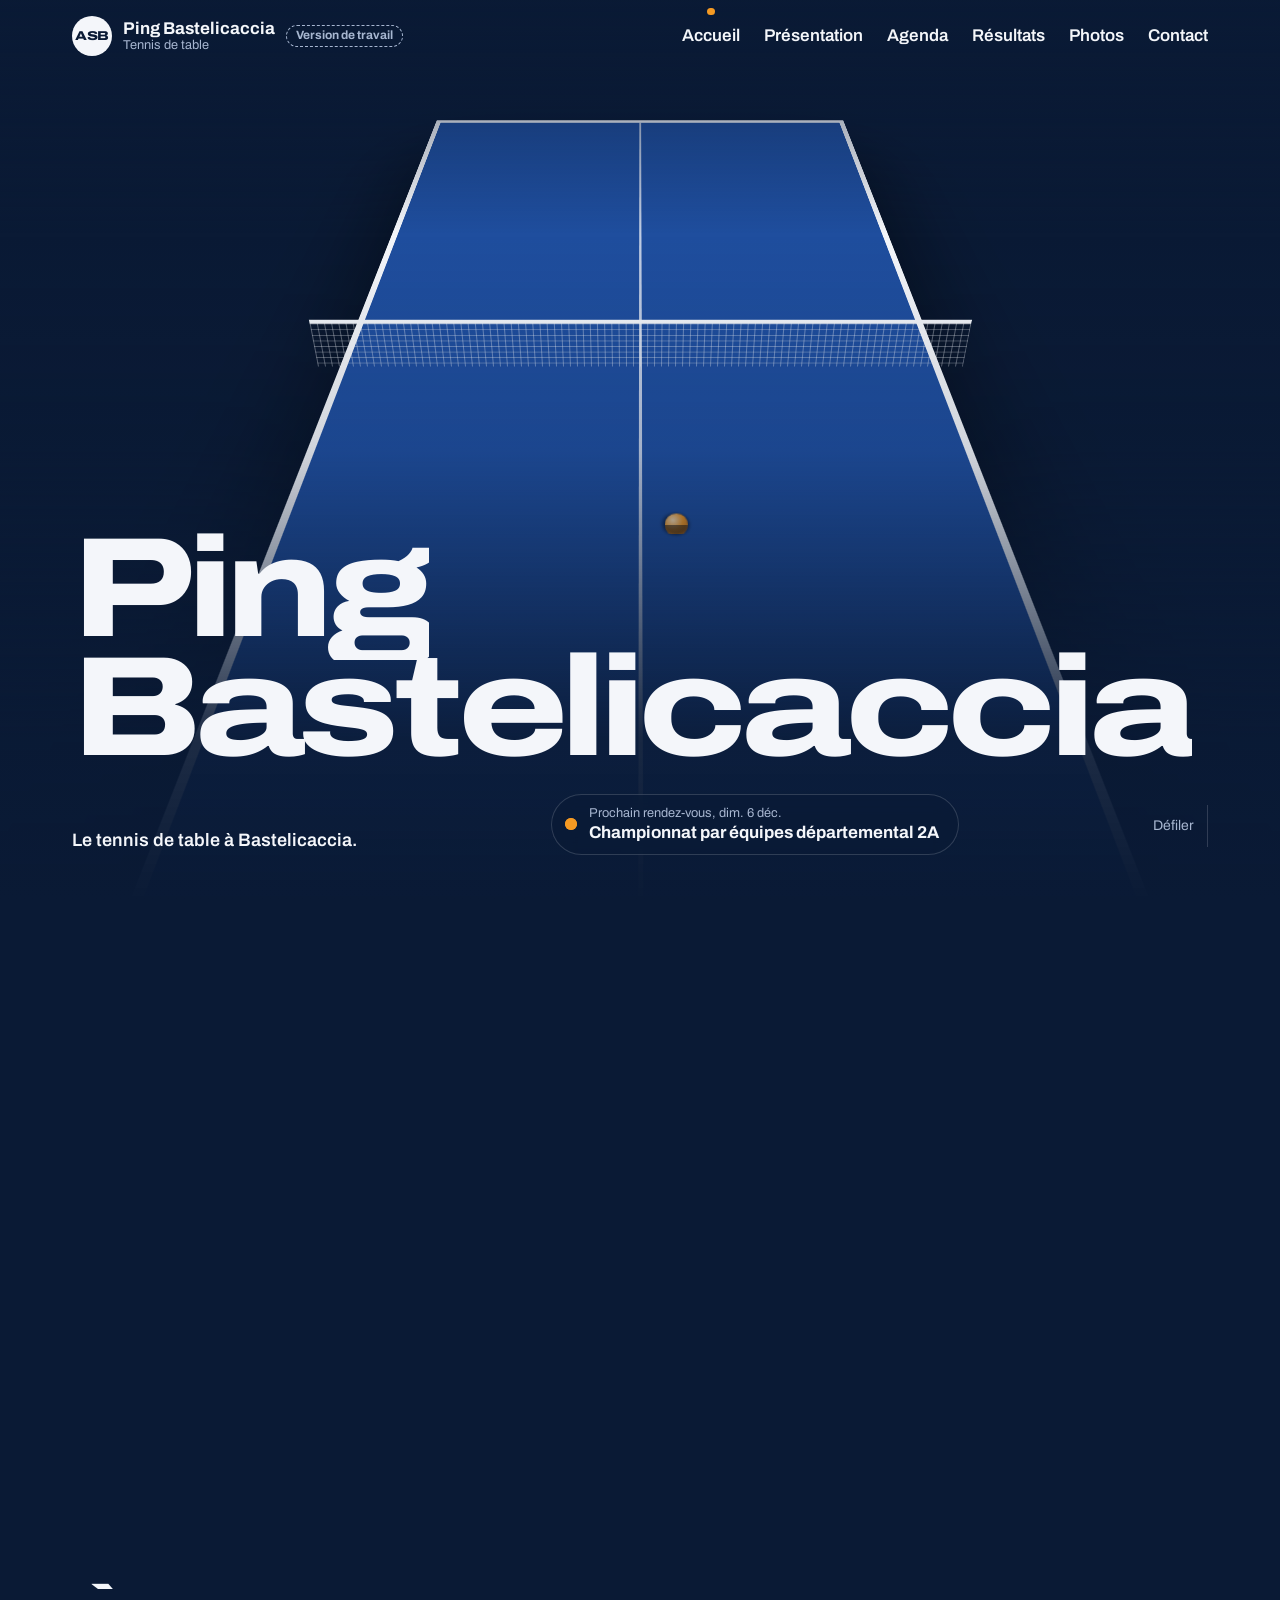
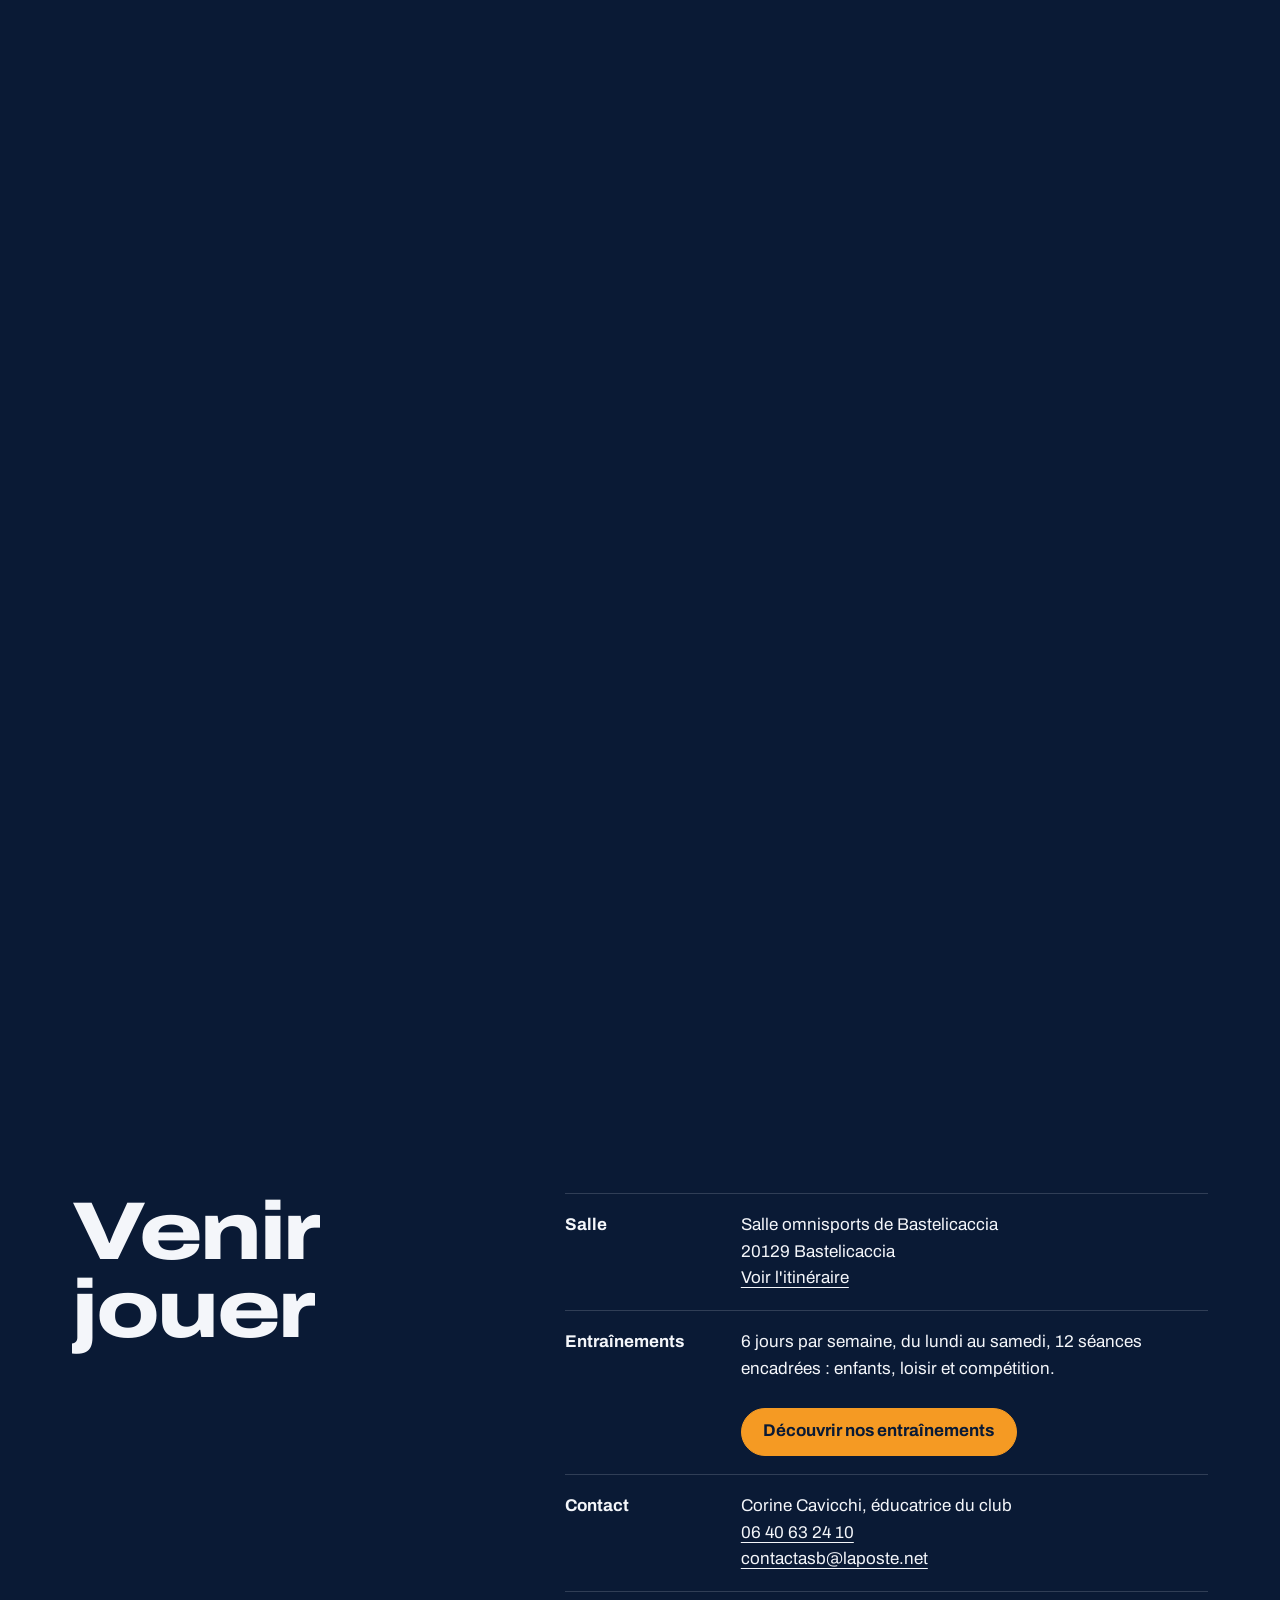
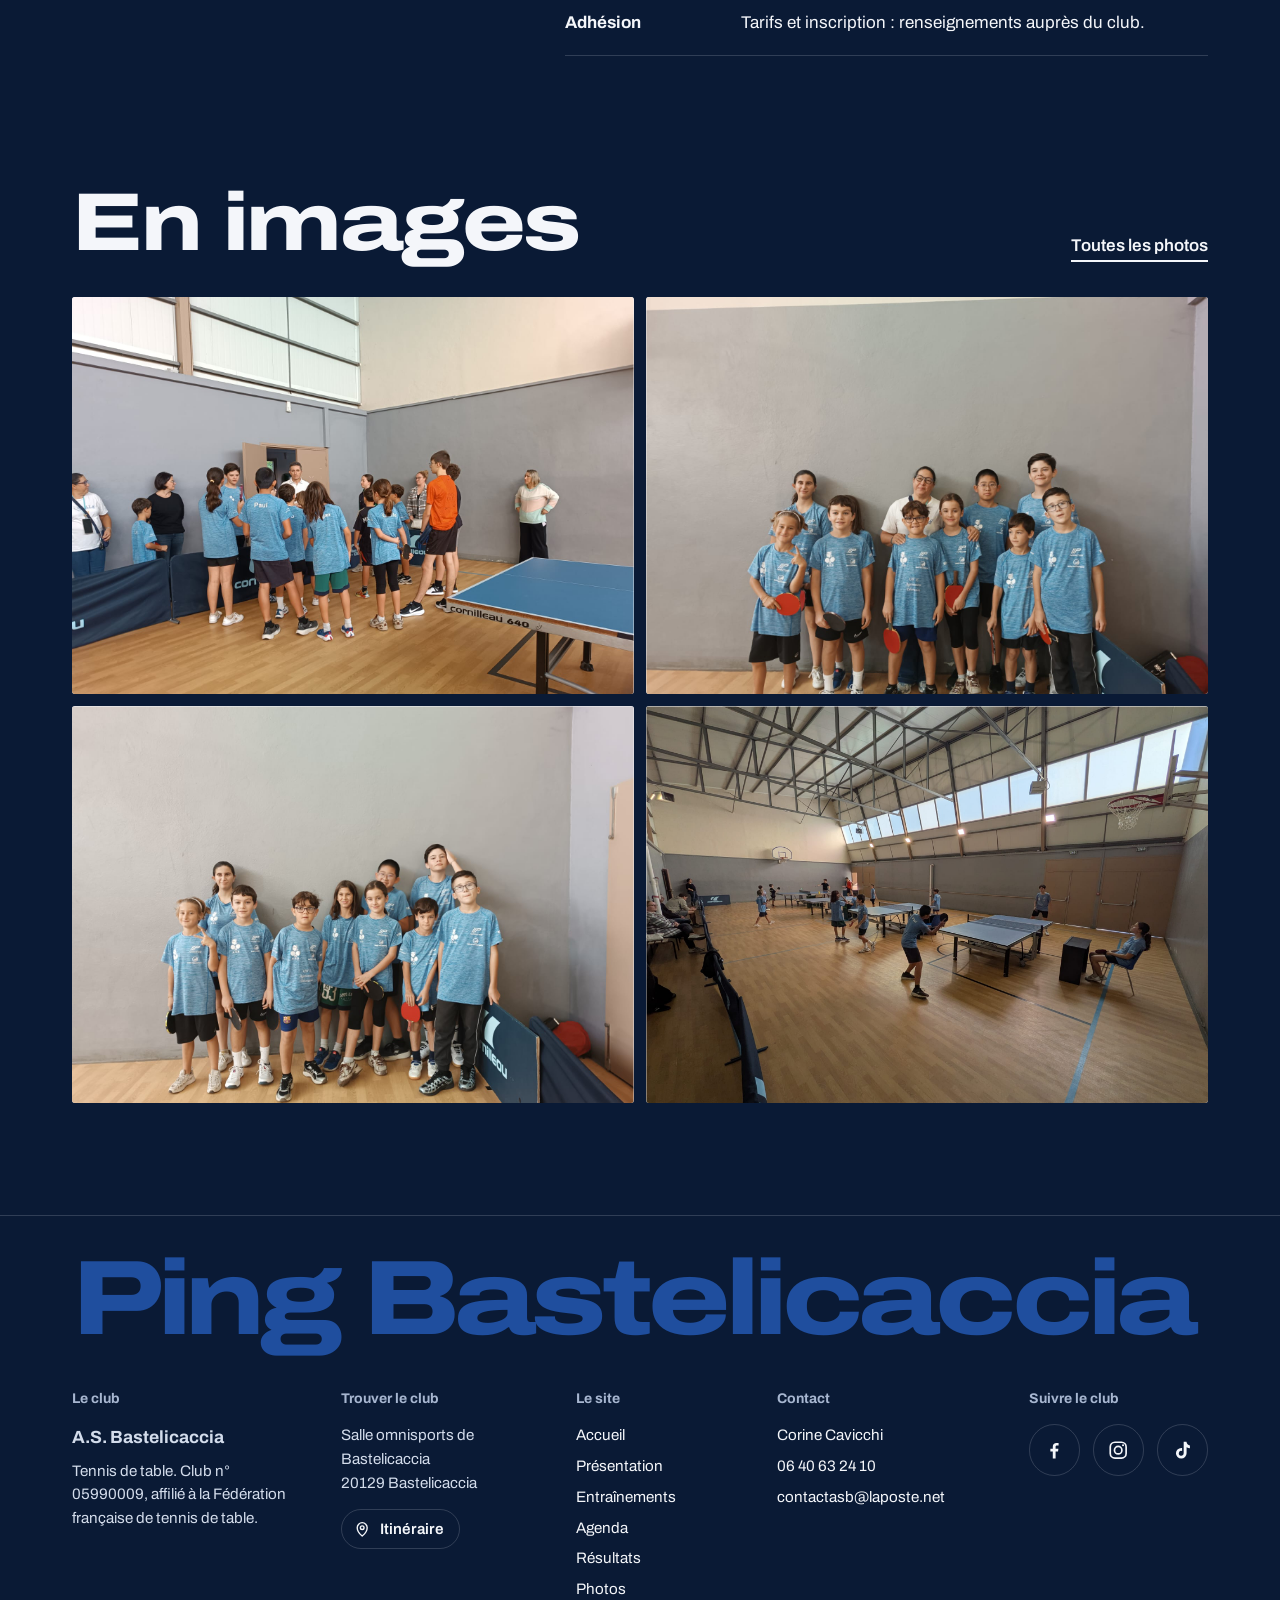
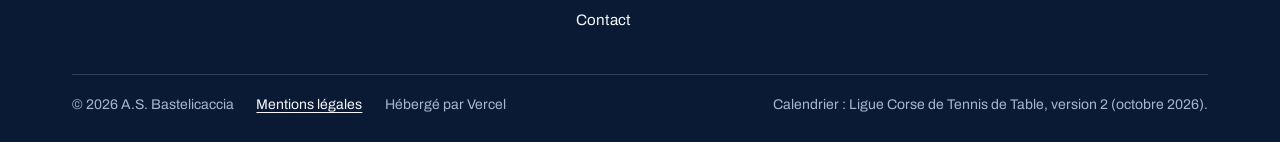
<file: index.html>
<!DOCTYPE html>
<html lang="fr">
<head>
<meta charset="utf-8">
<meta name="viewport" content="width=device-width, initial-scale=1">
<meta name="color-scheme" content="dark">
<title>Ping Bastelicaccia</title>
<meta name="description" content="Ping Bastelicaccia (A.S. Bastelicaccia), club de tennis de table près d'Ajaccio : prochaines compétitions, horaires d'entraînement, photos et contact.">
<meta name="theme-color" content="#0A1A35">
<meta property="og:type" content="website">
<meta property="og:title" content="Ping Bastelicaccia">
<meta property="og:description" content="Ping Bastelicaccia (A.S. Bastelicaccia), club de tennis de table près d'Ajaccio : prochaines compétitions, horaires d'entraînement, photos et contact.">
<link rel="icon" href="data:image/svg+xml,%3Csvg xmlns='http://www.w3.org/2000/svg' viewBox='0 0 64 64'%3E%3Crect width='64' height='64' rx='10' fill='%231F4E9E'/%3E%3Crect x='5' y='5' width='54' height='54' fill='none' stroke='white' stroke-width='3'/%3E%3Cpath d='M32 0v64' stroke='white' stroke-width='3'/%3E%3Ccircle cx='46' cy='23' r='8' fill='%23F59A23'/%3E%3C/svg%3E">
<link rel="preconnect" href="https://fonts.googleapis.com">
<link rel="preconnect" href="https://fonts.gstatic.com" crossorigin>
<link rel="stylesheet" href="https://fonts.googleapis.com/css2?family=Archivo:wdth,wght@62..125,100..900&display=swap">
<link rel="stylesheet" href="css/style.css">
<script src="js/tete.js"></script>
</head>
<body data-page="accueil">
<div class="rideau" id="rideau" aria-hidden="true"><div class="r-g"></div><div class="r-d"></div><span class="r-ligne"></span><span class="r-balle"></span></div>
<a class="evitement" href="#contenu">Aller au contenu</a>

<header class="barre" id="barre">
  <div class="wrap">
    <a class="marque" href="index.html">
      <span class="pastille" id="pastille" aria-hidden="true">ASB</span>
      <span><span data-site="nom">Ping Bastelicaccia</span><small>Tennis de table</small></span>
      <span class="etiquette" id="etiquette" hidden>Version de travail</span>
    </a>
    <nav class="nav-haut" aria-label="Rubriques">
      <a href="index.html" data-lien="accueil">Accueil</a>
      <a href="presentation.html" data-lien="presentation">Présentation</a>
      <a href="agenda.html" data-lien="agenda">Agenda</a>
      <a href="resultats.html" data-lien="resultats">Résultats</a>
      <a href="photos.html" data-lien="photos">Photos</a>
      <a href="contact.html" data-lien="contact">Contact</a>
    </nav>
    <button class="menu-btn" id="menu-btn" type="button" aria-expanded="false" aria-controls="menu"><span class="menu-btn-txt">Menu</span><span class="burger" aria-hidden="true"><i></i><i></i></span></button>
  </div>
</header>

<main id="contenu" tabindex="-1">
<div class="hero" id="hero">
    <div class="scene" aria-hidden="true">
      <div class="plateau">
        <span class="ligne-centre"></span>
        <span class="filet"></span>
        <span class="trajet ombre-trajet"><span class="ombre"></span></span>
        <span class="trajet"><span class="balle3d"></span></span>
      </div>
    </div>
    <div class="hero-texte wrap">
      <h1 class="hero-titre" id="t-accueil" aria-label="Ping Bastelicaccia"><span class="ligne" aria-hidden="true"><span class="mot mesure"><span class="mot-in">Ping</span></span></span><span class="ligne" aria-hidden="true"><span class="mot mesure"><span class="mot-in" style="--j:1">Bastelicaccia</span></span></span></h1>
      <div class="hero-bas h-r">
        <p class="hero-accroche" data-site="accroche">Le tennis de table à Bastelicaccia.</p>
        <a class="pastille-rdv" id="hero-rdv" href="agenda.html"></a>
        <button class="defiler" type="button" id="defiler">Défiler<i aria-hidden="true"></i></button>
      </div>
    </div>
  </div>

  <section class="bloc wrap" id="rdv" aria-labelledby="t-rdv">
    <h2 class="titre-bloc" id="t-rdv" data-r="mots">Prochain rendez-vous</h2>
    <div class="rdv-grille" id="rdv-contenu"></div>
  </section>

  <section class="horizon" id="horizon" aria-labelledby="t-avenir">
    <div class="horizon-collant" id="horizon-collant">
      <div class="wrap horizon-tete">
        <h2 class="titre-bloc" id="t-avenir" data-r="mots">À venir</h2>
        <p class="discret" data-r>Les prochaines dates du calendrier de la ligue.</p>
      </div>
      <ol class="piste" id="piste"></ol>
      <div class="wrap"><div class="jauge" aria-hidden="true"><span id="jauge"></span></div></div>
    </div>
  </section>

  <section class="bloc wrap" aria-labelledby="t-saison">
    <h2 class="vh" id="t-saison">La saison en chiffres</h2>
    <dl class="chiffres" id="chiffres"></dl>
  </section>

  <section class="bloc wrap venir" id="venir" aria-labelledby="t-venir">
    <h2 class="titre-bloc" id="t-venir" data-r="mots">Venir jouer</h2>
    <dl class="infos" id="infos"></dl>
  </section>

  <section class="bloc wrap" aria-labelledby="t-images">
    <div class="tete-ligne">
      <h2 class="titre-bloc" id="t-images" data-r="mots">En images</h2>
      <a class="lien" href="photos.html" data-r>Toutes les photos</a>
    </div>
    <div class="mosaique" id="accueil-photos"></div>
  </section>
</main>

<footer class="pied" id="pied">
  <noscript><p class="wrap" style="padding-block:2rem">A.S. Bastelicaccia, tennis de table. <a href="mentions-legales.html">Mentions légales</a></p></noscript>
</footer>

<script src="js/donnees.js" defer></script>
<script src="js/commun.js" defer></script>
<script src="js/accueil.js" defer></script>
</body>
</html>
</file>
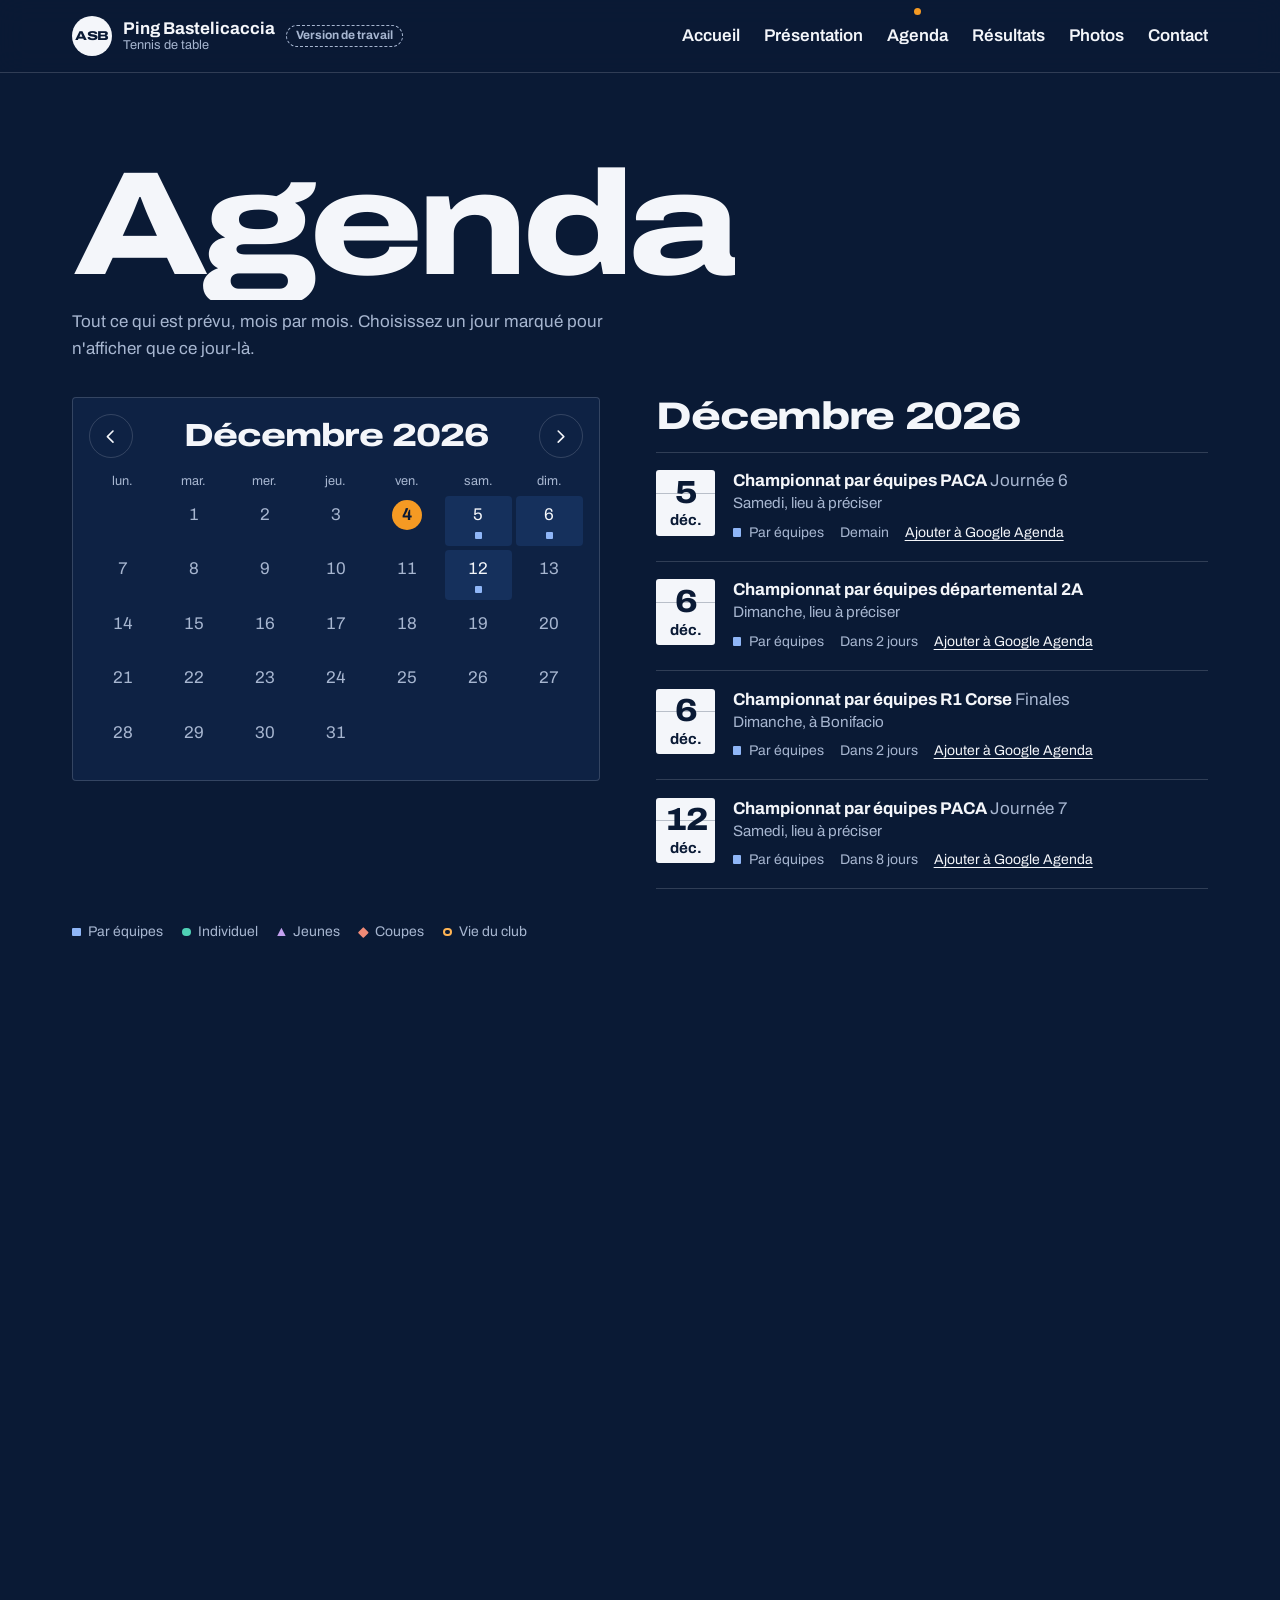
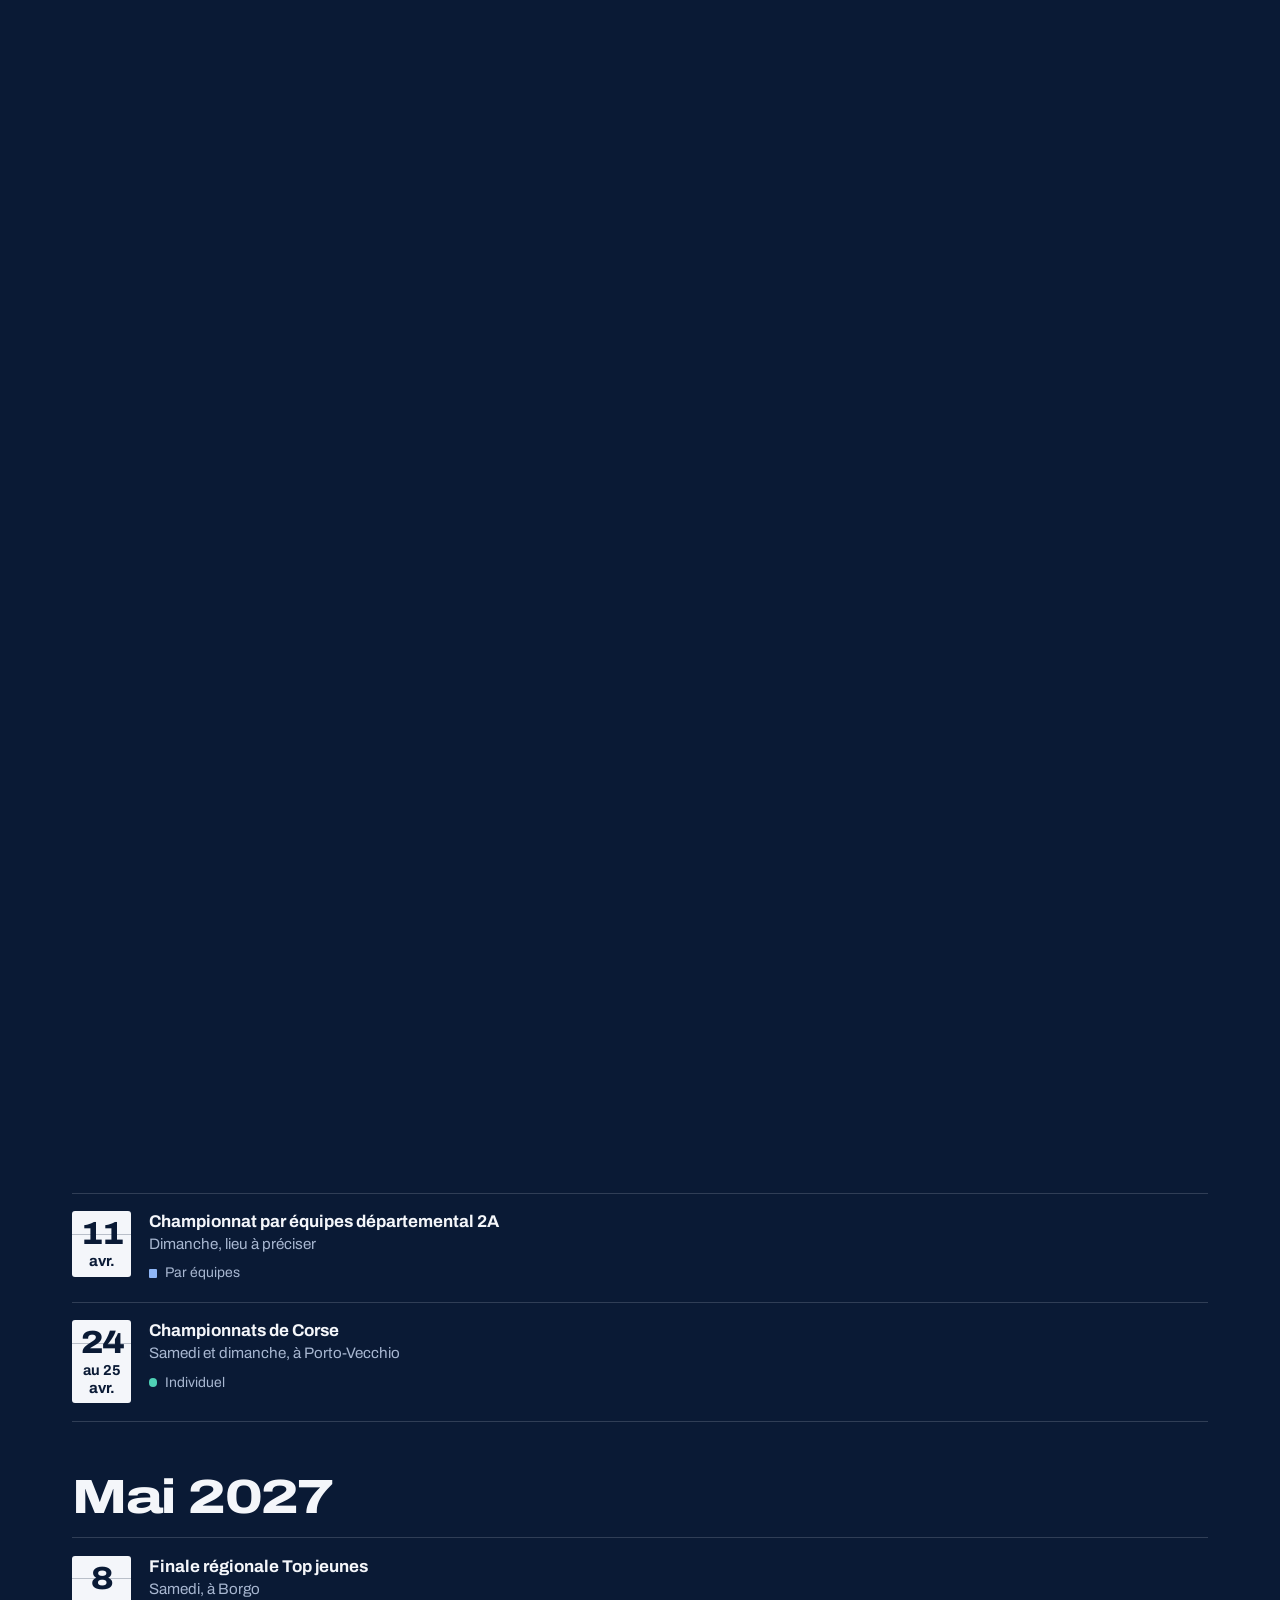
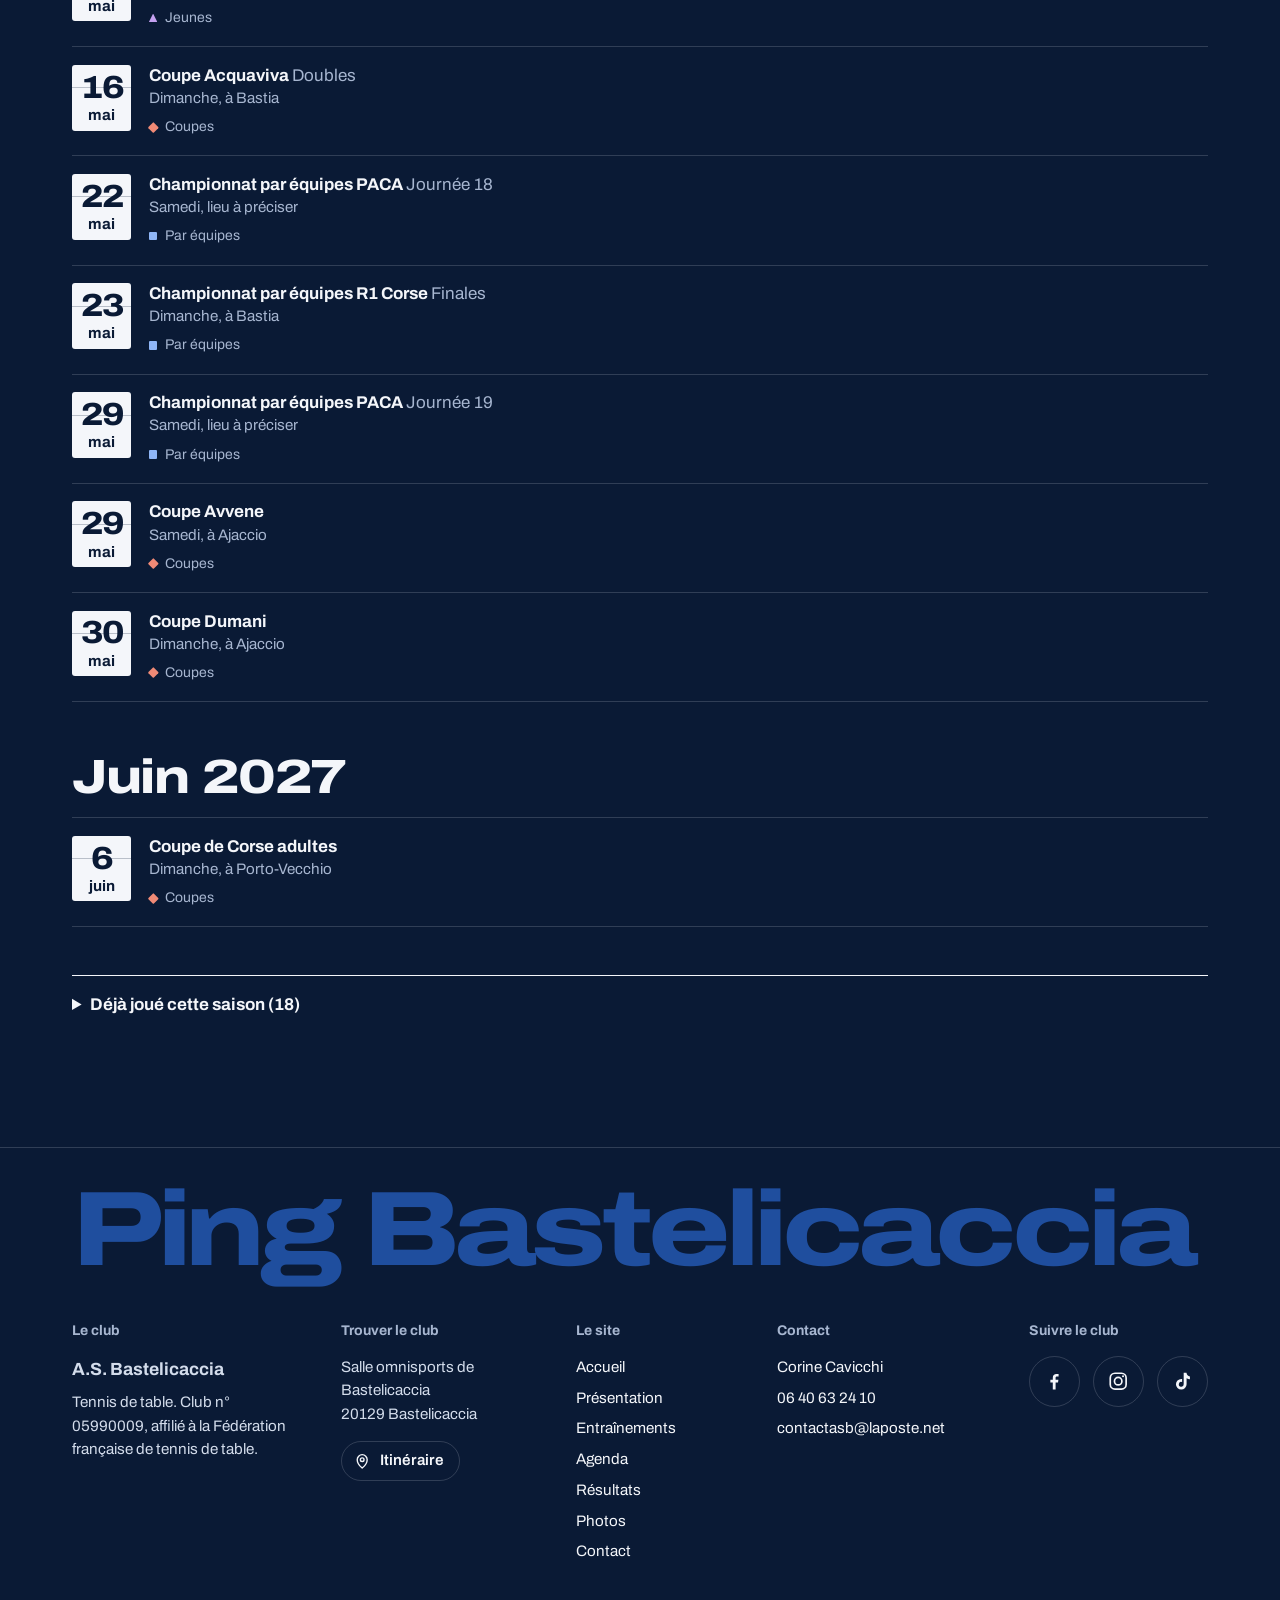
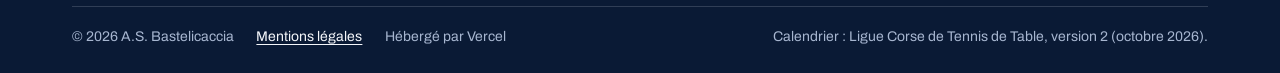
<file: agenda.html>
<!DOCTYPE html>
<html lang="fr">
<head>
<meta charset="utf-8">
<meta name="viewport" content="width=device-width, initial-scale=1">
<meta name="color-scheme" content="dark">
<title>Agenda | Ping Bastelicaccia</title>
<meta name="description" content="Agenda de la saison 2026/2027 du club de tennis de table de Bastelicaccia : compétitions de la Ligue Corse et vie du club.">
<meta name="theme-color" content="#0A1A35">
<meta property="og:type" content="website">
<meta property="og:title" content="Agenda | Ping Bastelicaccia">
<meta property="og:description" content="Agenda de la saison 2026/2027 du club de tennis de table de Bastelicaccia : compétitions de la Ligue Corse et vie du club.">
<link rel="icon" href="data:image/svg+xml,%3Csvg xmlns='http://www.w3.org/2000/svg' viewBox='0 0 64 64'%3E%3Crect width='64' height='64' rx='10' fill='%231F4E9E'/%3E%3Crect x='5' y='5' width='54' height='54' fill='none' stroke='white' stroke-width='3'/%3E%3Cpath d='M32 0v64' stroke='white' stroke-width='3'/%3E%3Ccircle cx='46' cy='23' r='8' fill='%23F59A23'/%3E%3C/svg%3E">
<link rel="preconnect" href="https://fonts.googleapis.com">
<link rel="preconnect" href="https://fonts.gstatic.com" crossorigin>
<link rel="stylesheet" href="https://fonts.googleapis.com/css2?family=Archivo:wdth,wght@62..125,100..900&display=swap">
<link rel="stylesheet" href="css/style.css">
<script src="js/tete.js"></script>
</head>
<body data-page="agenda">
<div class="rideau" id="rideau" aria-hidden="true"><div class="r-g"></div><div class="r-d"></div><span class="r-ligne"></span><span class="r-balle"></span></div>
<a class="evitement" href="#contenu">Aller au contenu</a>

<header class="barre" id="barre">
  <div class="wrap">
    <a class="marque" href="index.html">
      <span class="pastille" id="pastille" aria-hidden="true">ASB</span>
      <span><span data-site="nom">Ping Bastelicaccia</span><small>Tennis de table</small></span>
      <span class="etiquette" id="etiquette" hidden>Version de travail</span>
    </a>
    <nav class="nav-haut" aria-label="Rubriques">
      <a href="index.html" data-lien="accueil">Accueil</a>
      <a href="presentation.html" data-lien="presentation">Présentation</a>
      <a href="agenda.html" data-lien="agenda">Agenda</a>
      <a href="resultats.html" data-lien="resultats">Résultats</a>
      <a href="photos.html" data-lien="photos">Photos</a>
      <a href="contact.html" data-lien="contact">Contact</a>
    </nav>
    <button class="menu-btn" id="menu-btn" type="button" aria-expanded="false" aria-controls="menu"><span class="menu-btn-txt">Menu</span><span class="burger" aria-hidden="true"><i></i><i></i></span></button>
  </div>
</header>

<main id="contenu" tabindex="-1">
<div class="wrap">
  <header class="vue-tete">
    <h1 data-r="mots">Agenda</h1>
    <p class="chapo" data-r style="--i:2">Tout ce qui est prévu, mois par mois. Choisissez un jour marqué pour n'afficher que ce jour-là.</p>
  </header>
  <div class="agenda">
    <div class="cal" id="cal" data-r style="--i:3"></div>
    <div class="agenda-liste">
      <h2 id="agenda-titre"></h2>
      <ul class="evs" id="agenda-evs"></ul>
      <p class="actions" id="agenda-retour" hidden><button class="btn" type="button" id="agenda-tout">Voir tout le mois</button></p>
    </div>
  </div>
  <ul class="legende" id="legende" aria-label="Légende des types d'événements"></ul>

  <section class="bloc" id="saison" aria-labelledby="t-toute">
    <div class="saison-tete">
      <h2 class="titre-bloc" id="t-toute" data-r="mots">Toute la saison</h2>
      <p class="chapo" data-r>Saison 2026/2027. Les dates viennent du calendrier de la Ligue Corse de Tennis de Table. En cas de changement, <a data-site-lien="liens.calendrierLigue" href="https://liguecorsett.fr/competitions/calendrier-des-competitions/">le site de la ligue</a> fait foi.</p>
    </div>
    <div class="filtres" id="filtres" role="group" aria-label="Filtrer par type de compétition" data-r></div>
    <p class="vh" id="matchs-etat" role="status"></p>
    <div id="matchs-liste"></div>
    <details class="passes" id="matchs-passes"></details>
  </section>
</div>
</main>

<footer class="pied" id="pied">
  <noscript><p class="wrap" style="padding-block:2rem">A.S. Bastelicaccia, tennis de table. <a href="mentions-legales.html">Mentions légales</a></p></noscript>
</footer>

<script src="js/donnees.js" defer></script>
<script src="js/commun.js" defer></script>
<script src="js/agenda.js" defer></script>
</body>
</html>
</file>
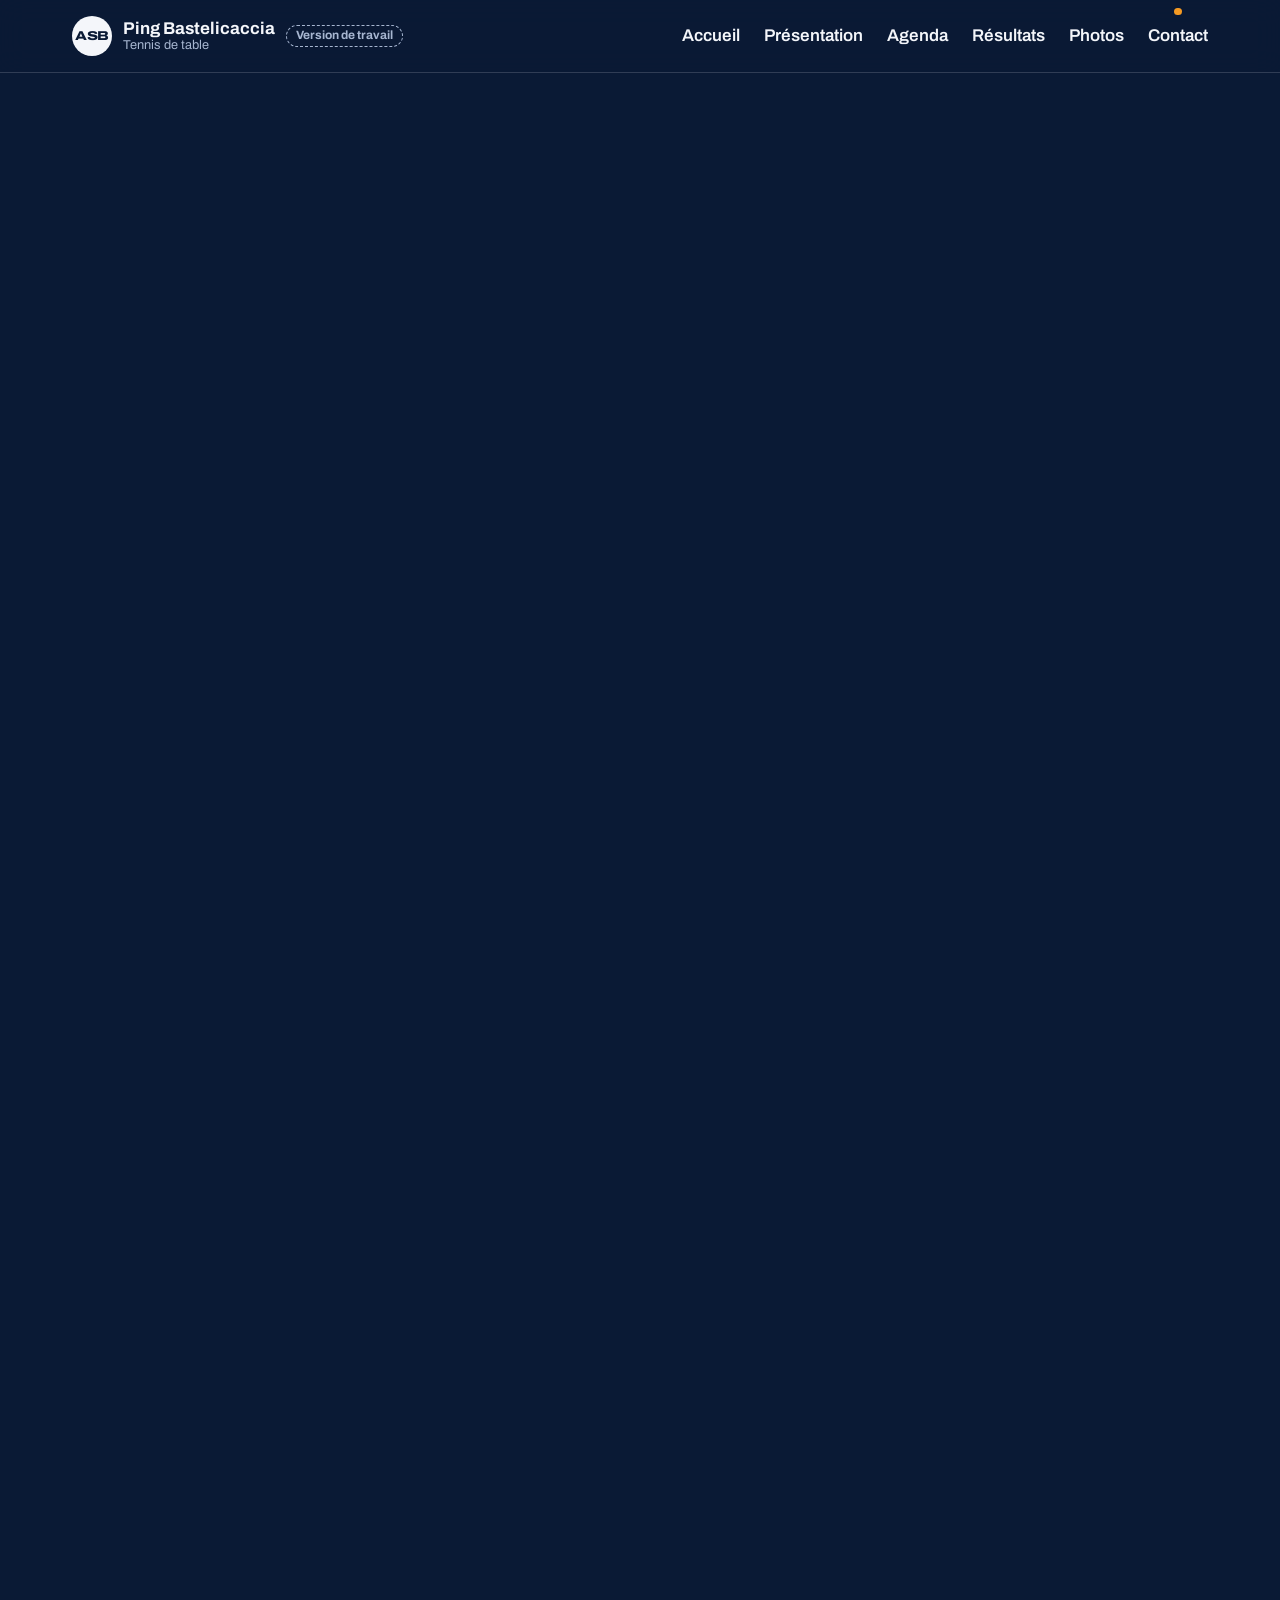
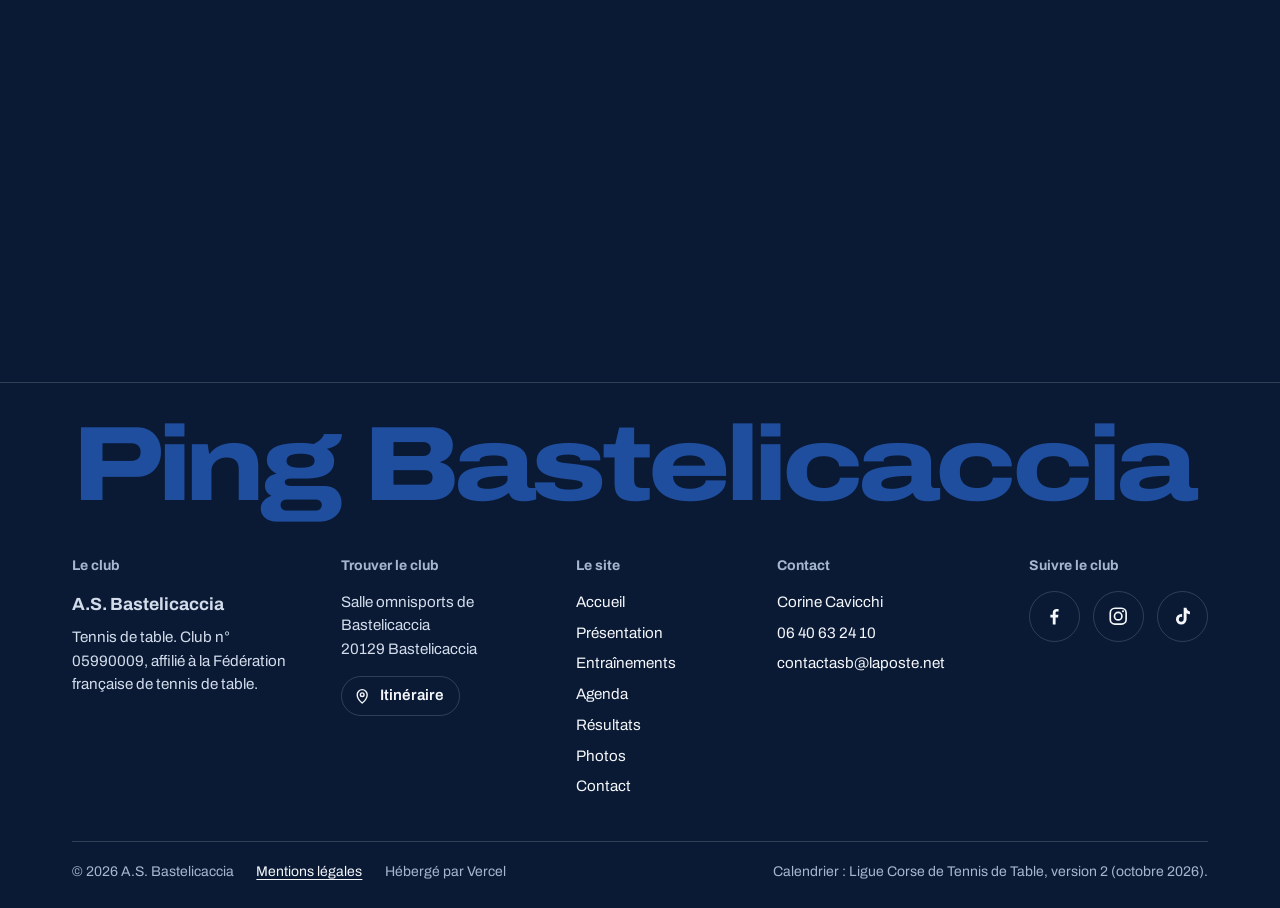
<file: contact.html>
<!DOCTYPE html>
<html lang="fr">
<head>
<meta charset="utf-8">
<meta name="viewport" content="width=device-width, initial-scale=1">
<meta name="color-scheme" content="dark">
<title>Contact | Ping Bastelicaccia</title>
<meta name="description" content="Contacter le club de tennis de table de Bastelicaccia : téléphone, e-mail, Facebook, Instagram et accès au gymnase.">
<meta name="theme-color" content="#0A1A35">
<meta property="og:type" content="website">
<meta property="og:title" content="Contact | Ping Bastelicaccia">
<meta property="og:description" content="Contacter le club de tennis de table de Bastelicaccia : téléphone, e-mail, Facebook, Instagram et accès au gymnase.">
<link rel="icon" href="data:image/svg+xml,%3Csvg xmlns='http://www.w3.org/2000/svg' viewBox='0 0 64 64'%3E%3Crect width='64' height='64' rx='10' fill='%231F4E9E'/%3E%3Crect x='5' y='5' width='54' height='54' fill='none' stroke='white' stroke-width='3'/%3E%3Cpath d='M32 0v64' stroke='white' stroke-width='3'/%3E%3Ccircle cx='46' cy='23' r='8' fill='%23F59A23'/%3E%3C/svg%3E">
<link rel="preconnect" href="https://fonts.googleapis.com">
<link rel="preconnect" href="https://fonts.gstatic.com" crossorigin>
<link rel="stylesheet" href="https://fonts.googleapis.com/css2?family=Archivo:wdth,wght@62..125,100..900&display=swap">
<link rel="stylesheet" href="css/style.css">
<script src="js/tete.js"></script>
</head>
<body data-page="contact">
<div class="rideau" id="rideau" aria-hidden="true"><div class="r-g"></div><div class="r-d"></div><span class="r-ligne"></span><span class="r-balle"></span></div>
<a class="evitement" href="#contenu">Aller au contenu</a>

<header class="barre" id="barre">
  <div class="wrap">
    <a class="marque" href="index.html">
      <span class="pastille" id="pastille" aria-hidden="true">ASB</span>
      <span><span data-site="nom">Ping Bastelicaccia</span><small>Tennis de table</small></span>
      <span class="etiquette" id="etiquette" hidden>Version de travail</span>
    </a>
    <nav class="nav-haut" aria-label="Rubriques">
      <a href="index.html" data-lien="accueil">Accueil</a>
      <a href="presentation.html" data-lien="presentation">Présentation</a>
      <a href="agenda.html" data-lien="agenda">Agenda</a>
      <a href="resultats.html" data-lien="resultats">Résultats</a>
      <a href="photos.html" data-lien="photos">Photos</a>
      <a href="contact.html" data-lien="contact">Contact</a>
    </nav>
    <button class="menu-btn" id="menu-btn" type="button" aria-expanded="false" aria-controls="menu"><span class="menu-btn-txt">Menu</span><span class="burger" aria-hidden="true"><i></i><i></i></span></button>
  </div>
</header>

<main id="contenu" tabindex="-1">
<div class="wrap">
  <header class="vue-tete">
    <h1 data-r="mots">Contact</h1>
    <p class="chapo" data-r style="--i:2">Une question, un essai, une inscription : écrivez ou appelez le club, ou suivez ses actualités sur les réseaux.</p>
  </header>
  <ul class="canaux" id="canaux"></ul>

  <section class="bloc" aria-labelledby="t-salle">
    <h2 class="titre-bloc" id="t-salle" data-r="mots">Où jouer</h2>
    <div class="lieu" id="lieu"></div>
  </section>
</div>
</main>

<footer class="pied" id="pied">
  <noscript><p class="wrap" style="padding-block:2rem">A.S. Bastelicaccia, tennis de table. <a href="mentions-legales.html">Mentions légales</a></p></noscript>
</footer>

<script src="js/donnees.js" defer></script>
<script src="js/commun.js" defer></script>
<script src="js/contact.js" defer></script>
</body>
</html>
</file>
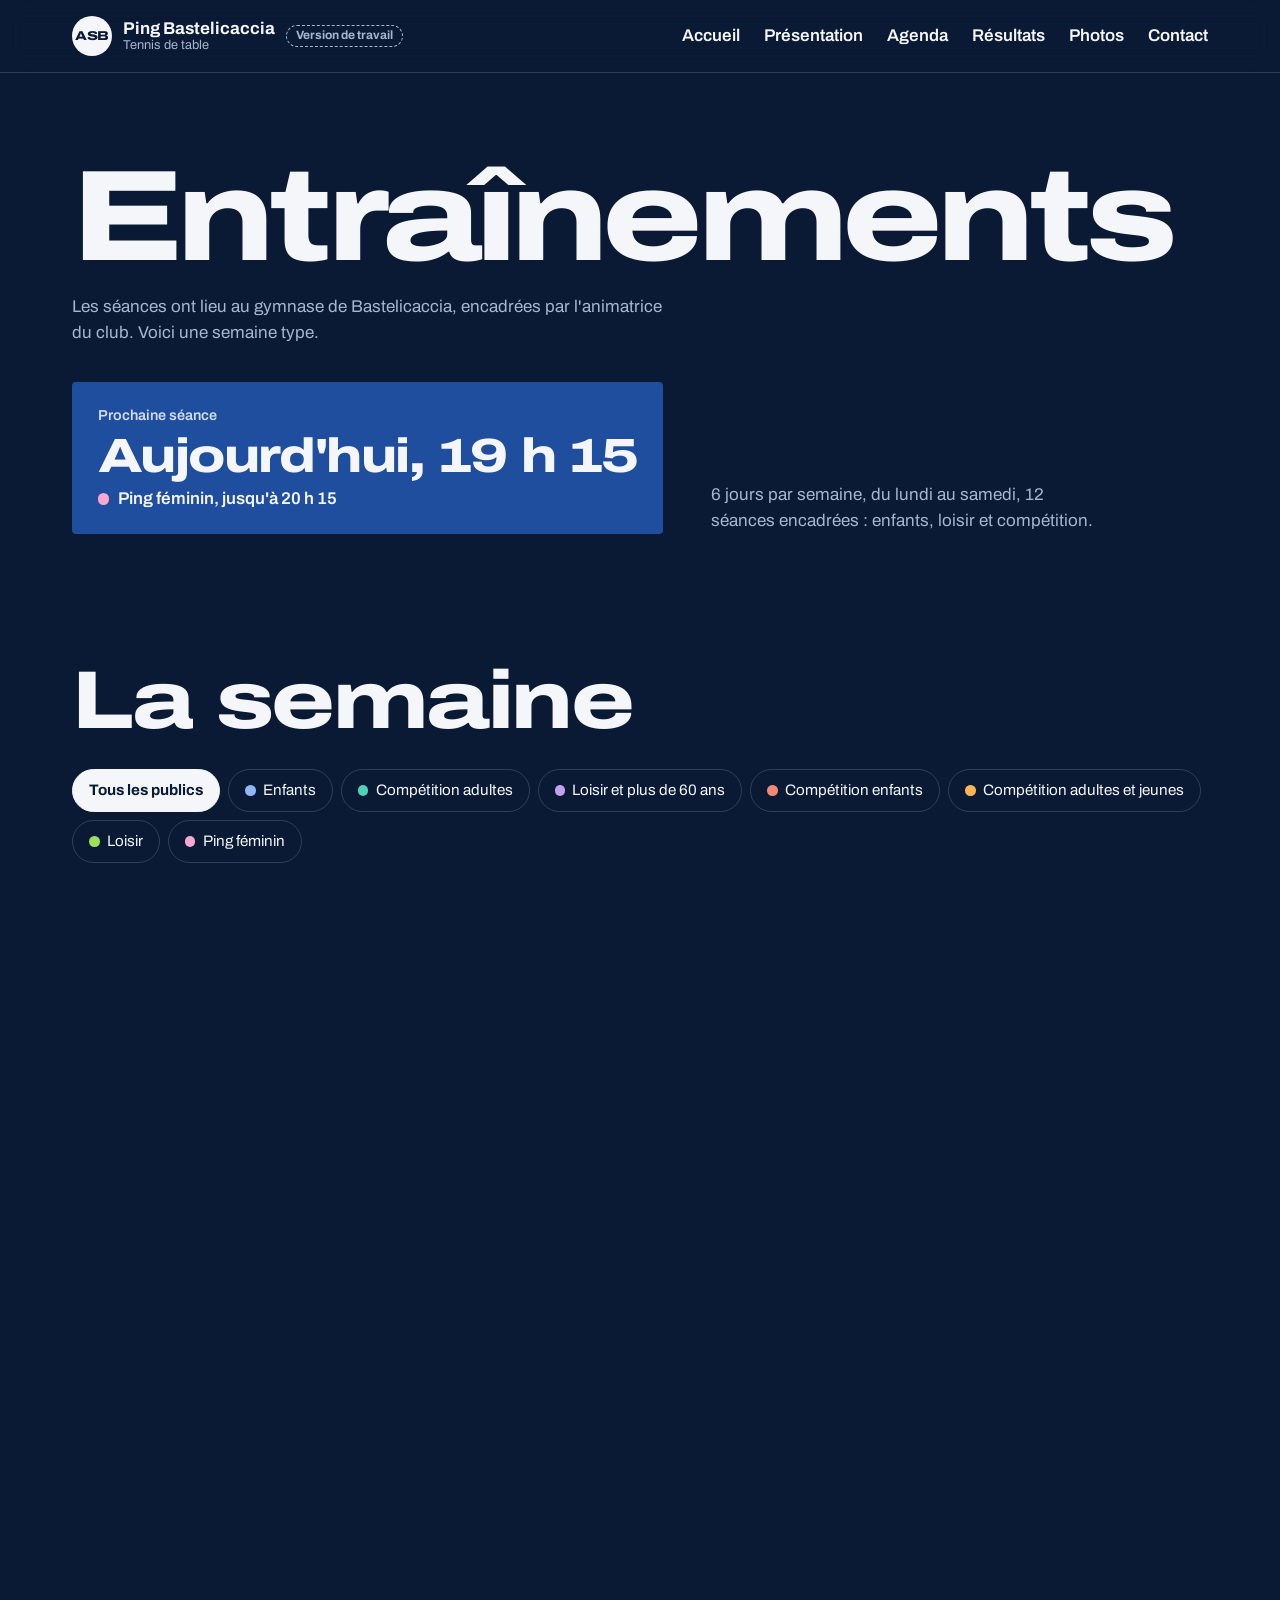
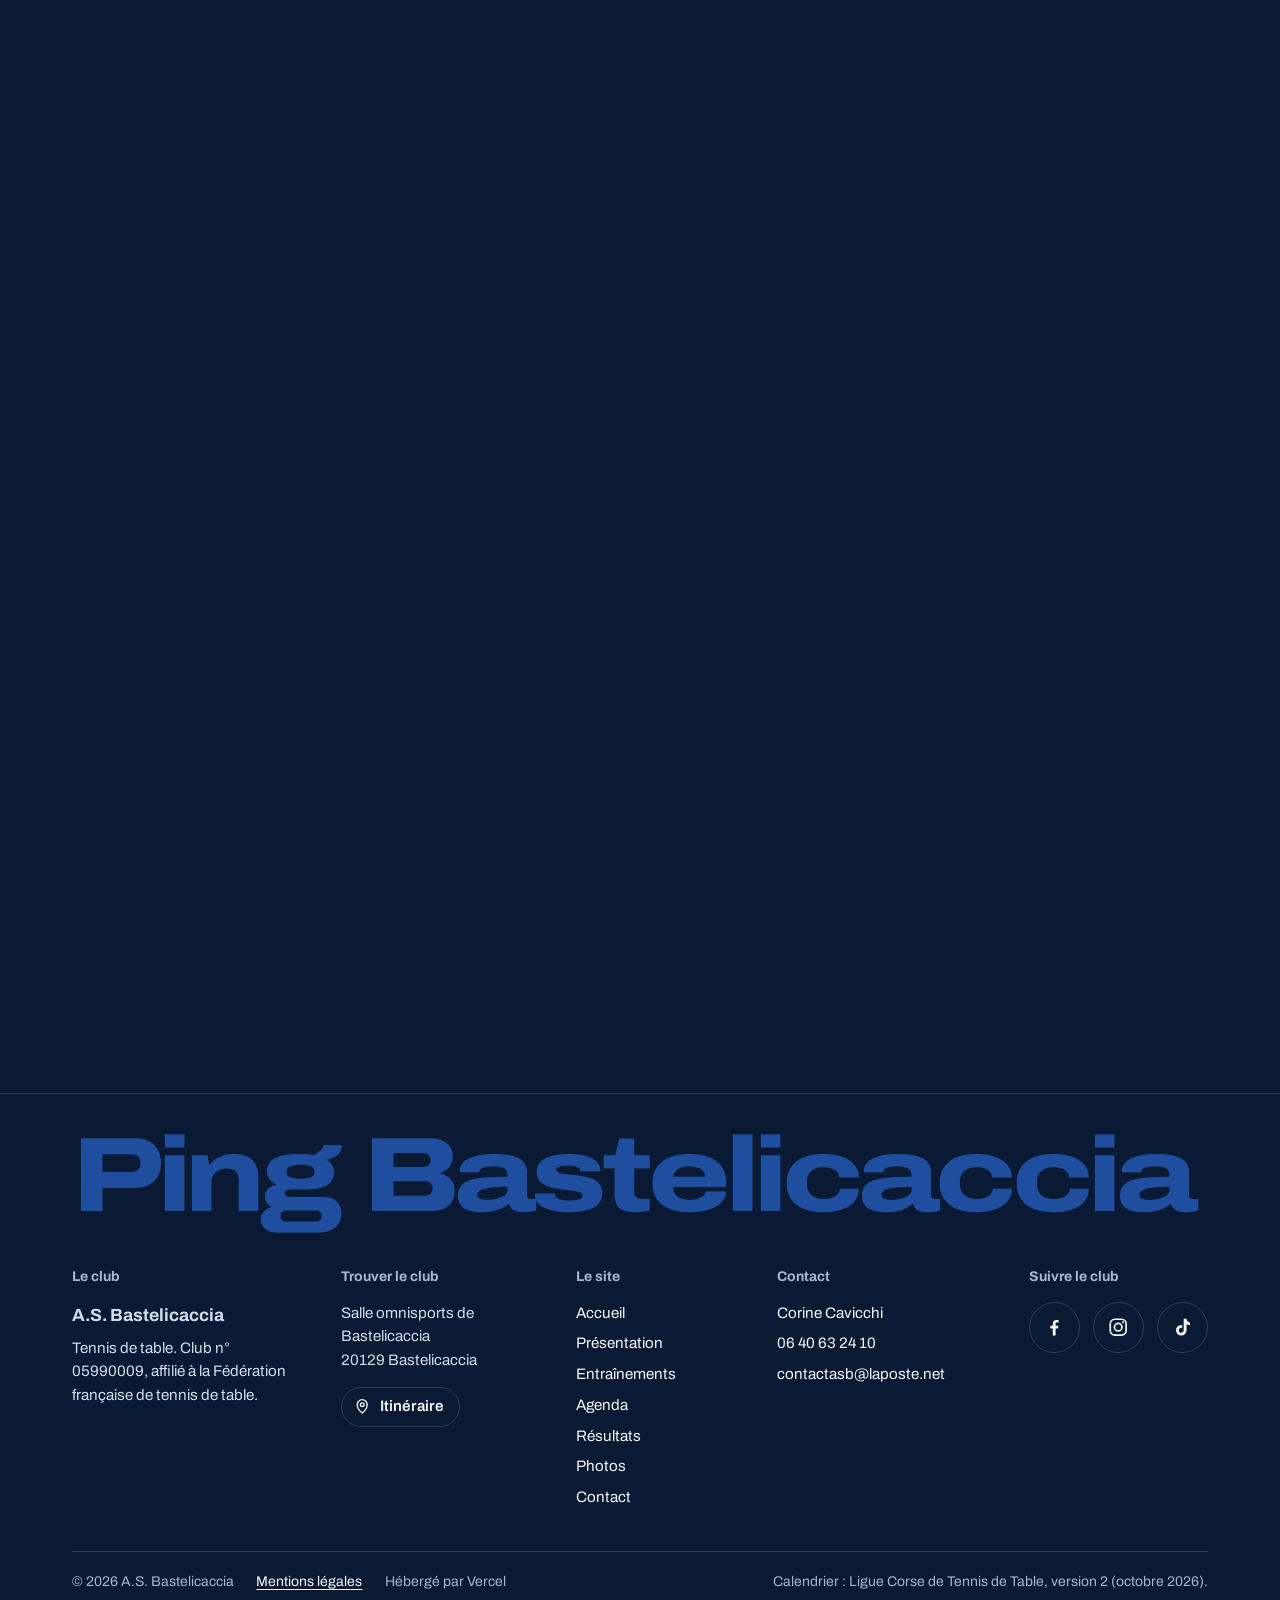
<file: entrainements.html>
<!DOCTYPE html>
<html lang="fr">
<head>
<meta charset="utf-8">
<meta name="viewport" content="width=device-width, initial-scale=1">
<meta name="color-scheme" content="dark">
<title>Entraînements | Ping Bastelicaccia</title>
<meta name="description" content="Horaires d'entraînement du club de tennis de table de Bastelicaccia : enfants, loisir et compétition, du lundi au samedi.">
<meta name="theme-color" content="#0A1A35">
<meta property="og:type" content="website">
<meta property="og:title" content="Entraînements | Ping Bastelicaccia">
<meta property="og:description" content="Horaires d'entraînement du club de tennis de table de Bastelicaccia : enfants, loisir et compétition, du lundi au samedi.">
<link rel="icon" href="data:image/svg+xml,%3Csvg xmlns='http://www.w3.org/2000/svg' viewBox='0 0 64 64'%3E%3Crect width='64' height='64' rx='10' fill='%231F4E9E'/%3E%3Crect x='5' y='5' width='54' height='54' fill='none' stroke='white' stroke-width='3'/%3E%3Cpath d='M32 0v64' stroke='white' stroke-width='3'/%3E%3Ccircle cx='46' cy='23' r='8' fill='%23F59A23'/%3E%3C/svg%3E">
<link rel="preconnect" href="https://fonts.googleapis.com">
<link rel="preconnect" href="https://fonts.gstatic.com" crossorigin>
<link rel="stylesheet" href="https://fonts.googleapis.com/css2?family=Archivo:wdth,wght@62..125,100..900&display=swap">
<link rel="stylesheet" href="css/style.css">
<script src="js/tete.js"></script>
</head>
<body data-page="entrainements">
<div class="rideau" id="rideau" aria-hidden="true"><div class="r-g"></div><div class="r-d"></div><span class="r-ligne"></span><span class="r-balle"></span></div>
<a class="evitement" href="#contenu">Aller au contenu</a>

<header class="barre" id="barre">
  <div class="wrap">
    <a class="marque" href="index.html">
      <span class="pastille" id="pastille" aria-hidden="true">ASB</span>
      <span><span data-site="nom">Ping Bastelicaccia</span><small>Tennis de table</small></span>
      <span class="etiquette" id="etiquette" hidden>Version de travail</span>
    </a>
    <nav class="nav-haut" aria-label="Rubriques">
      <a href="index.html" data-lien="accueil">Accueil</a>
      <a href="presentation.html" data-lien="presentation">Présentation</a>
      <a href="agenda.html" data-lien="agenda">Agenda</a>
      <a href="resultats.html" data-lien="resultats">Résultats</a>
      <a href="photos.html" data-lien="photos">Photos</a>
      <a href="contact.html" data-lien="contact">Contact</a>
    </nav>
    <button class="menu-btn" id="menu-btn" type="button" aria-expanded="false" aria-controls="menu"><span class="menu-btn-txt">Menu</span><span class="burger" aria-hidden="true"><i></i><i></i></span></button>
  </div>
</header>

<main id="contenu" tabindex="-1">
<div class="wrap">
  <header class="vue-tete">
    <h1 data-r="mots">Entraînements</h1>
    <p class="chapo" data-r style="--i:2">Les séances ont lieu au gymnase de Bastelicaccia, encadrées par l'animatrice du club. Voici une semaine type.</p>
  </header>
  <div class="entr-haut">
    <section class="prochaine" id="prochaine" aria-label="Prochaine séance" data-r style="--i:3"></section>
    <p class="entr-resume" id="resume" data-r style="--i:4"></p>
  </div>

  <section class="bloc" aria-labelledby="t-planning">
    <div class="tete-ligne">
      <h2 class="titre-bloc" id="t-planning" data-r="mots">La semaine</h2>
    </div>
    <div class="filtres entr-filtres" id="publics-filtre" role="group" aria-label="Mettre en avant un public" data-r></div>
    <div class="semaine" data-r style="--i:1">
      <div class="grille" id="grille" aria-hidden="true"></div>
      <ul class="liste-jours" id="liste-jours"></ul>
    </div>
    <div id="alerte" data-r></div>
  </section>

  <section class="bloc" aria-labelledby="t-ou">
    <h2 class="titre-bloc" id="t-ou" data-r="mots">Où</h2>
    <div class="lieu">
      <div id="lieu-carte" data-r></div>
      <div data-r style="--i:1">
        <p class="sous-titre">Un essai, une inscription ?</p>
        <p class="chapo">Appelez ou écrivez au club avant de venir pour la première fois : on vous indique le bon créneau.</p>
        <p class="actions"><a class="btn btn-plein" href="contact.html">Contacter le club</a><a class="btn" href="presentation.html">Découvrir le club</a></p>
      </div>
    </div>
  </section>
</div>
</main>

<footer class="pied" id="pied">
  <noscript><p class="wrap" style="padding-block:2rem">A.S. Bastelicaccia, tennis de table. <a href="mentions-legales.html">Mentions légales</a></p></noscript>
</footer>

<script src="js/donnees.js" defer></script>
<script src="js/commun.js" defer></script>
<script src="js/entrainements.js" defer></script>
</body>
</html>
</file>
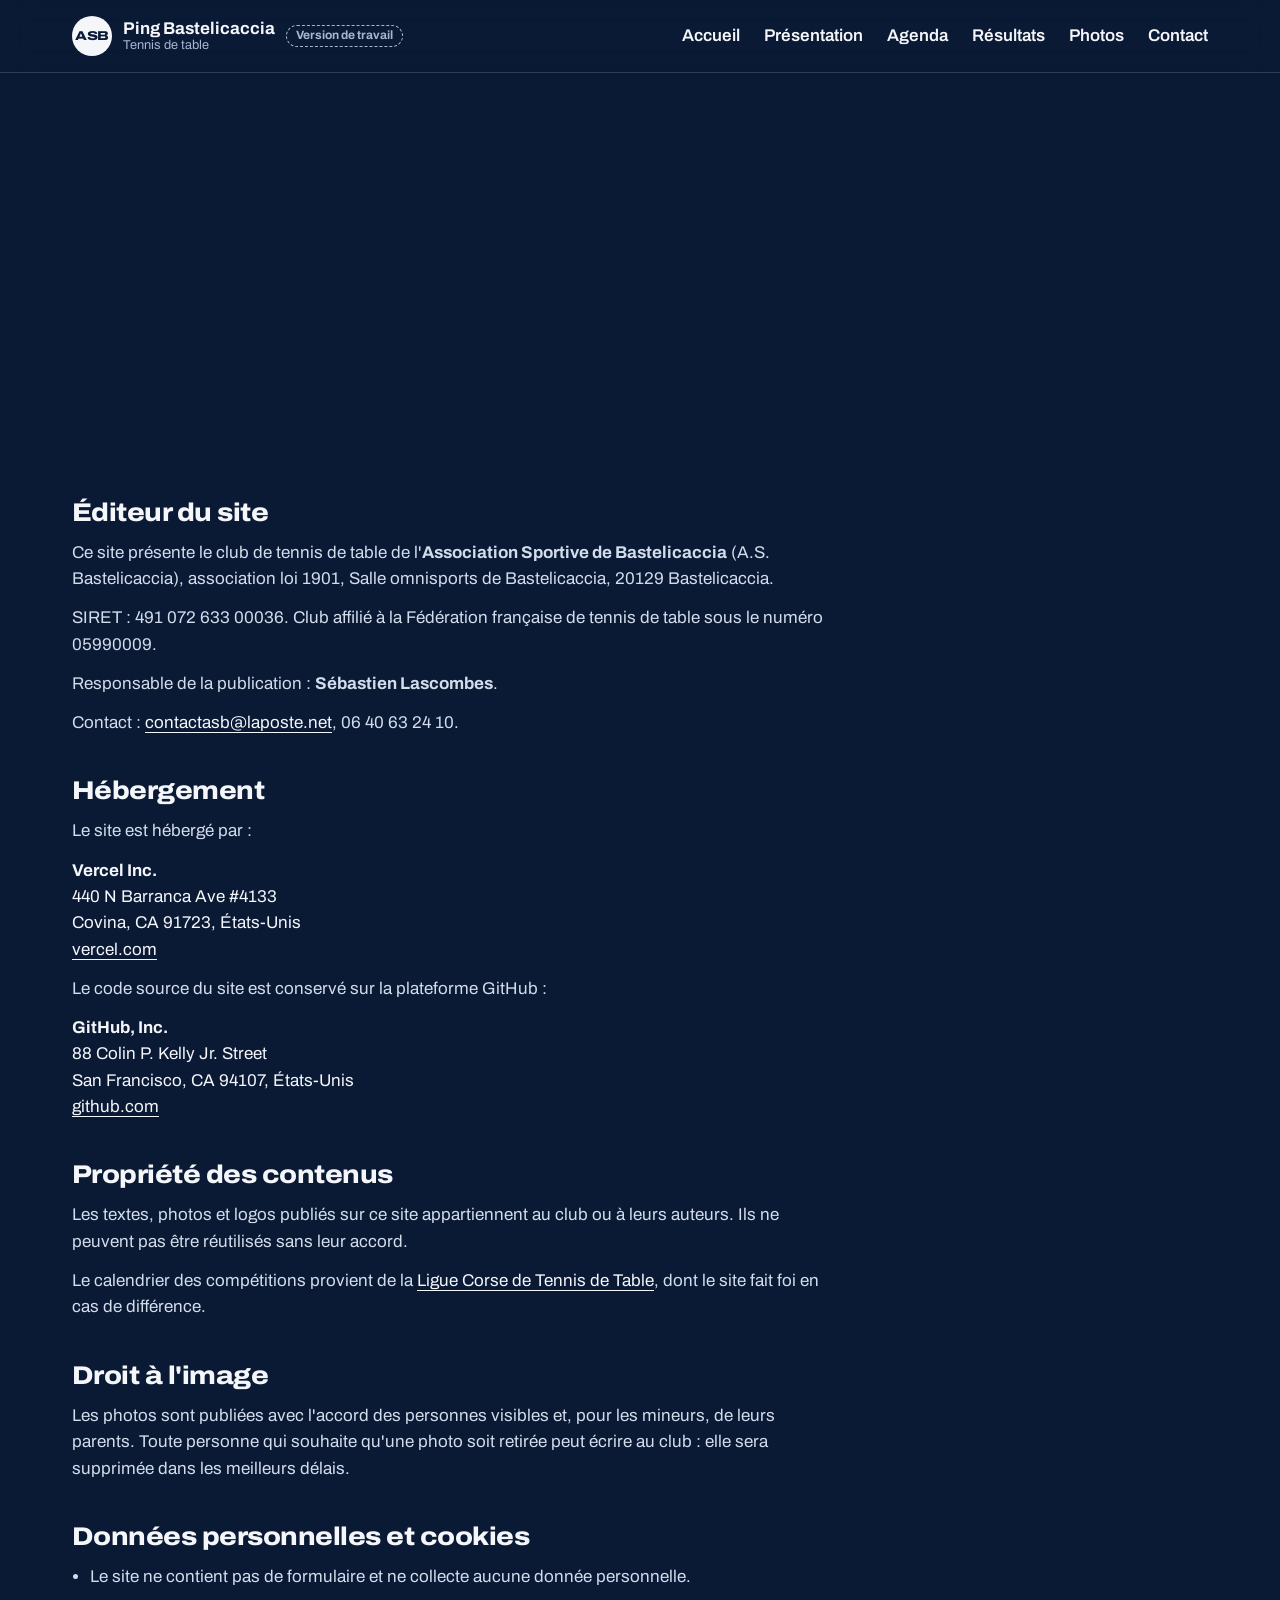
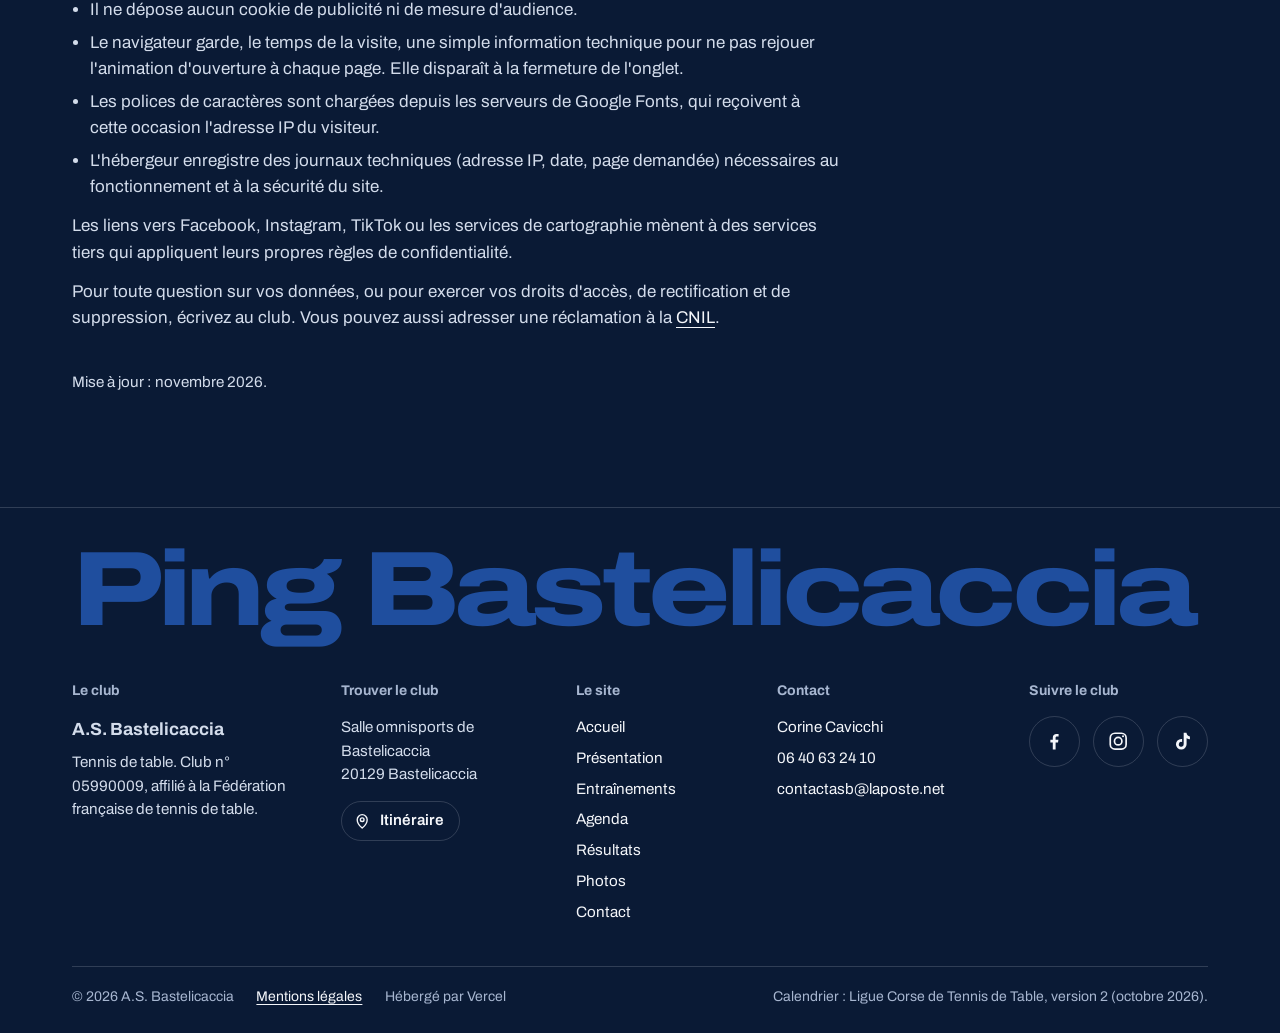
<file: mentions-legales.html>
<!DOCTYPE html>
<html lang="fr">
<head>
<meta charset="utf-8">
<meta name="viewport" content="width=device-width, initial-scale=1">
<meta name="color-scheme" content="dark">
<title>Mentions légales | Ping Bastelicaccia</title>
<meta name="description" content="Mentions légales du site du club de tennis de table A.S. Bastelicaccia.">
<meta name="theme-color" content="#0A1A35">
<meta property="og:type" content="website">
<meta property="og:title" content="Mentions légales | Ping Bastelicaccia">
<meta property="og:description" content="Mentions légales du site du club de tennis de table A.S. Bastelicaccia.">
<link rel="icon" href="data:image/svg+xml,%3Csvg xmlns='http://www.w3.org/2000/svg' viewBox='0 0 64 64'%3E%3Crect width='64' height='64' rx='10' fill='%231F4E9E'/%3E%3Crect x='5' y='5' width='54' height='54' fill='none' stroke='white' stroke-width='3'/%3E%3Cpath d='M32 0v64' stroke='white' stroke-width='3'/%3E%3Ccircle cx='46' cy='23' r='8' fill='%23F59A23'/%3E%3C/svg%3E">
<link rel="preconnect" href="https://fonts.googleapis.com">
<link rel="preconnect" href="https://fonts.gstatic.com" crossorigin>
<link rel="stylesheet" href="https://fonts.googleapis.com/css2?family=Archivo:wdth,wght@62..125,100..900&display=swap">
<link rel="stylesheet" href="css/style.css">
<script src="js/tete.js"></script>
</head>
<body data-page="mentions">
<div class="rideau" id="rideau" aria-hidden="true"><div class="r-g"></div><div class="r-d"></div><span class="r-ligne"></span><span class="r-balle"></span></div>
<a class="evitement" href="#contenu">Aller au contenu</a>

<header class="barre" id="barre">
  <div class="wrap">
    <a class="marque" href="index.html">
      <span class="pastille" id="pastille" aria-hidden="true">ASB</span>
      <span><span data-site="nom">Ping Bastelicaccia</span><small>Tennis de table</small></span>
      <span class="etiquette" id="etiquette" hidden>Version de travail</span>
    </a>
    <nav class="nav-haut" aria-label="Rubriques">
      <a href="index.html" data-lien="accueil">Accueil</a>
      <a href="presentation.html" data-lien="presentation">Présentation</a>
      <a href="agenda.html" data-lien="agenda">Agenda</a>
      <a href="resultats.html" data-lien="resultats">Résultats</a>
      <a href="photos.html" data-lien="photos">Photos</a>
      <a href="contact.html" data-lien="contact">Contact</a>
    </nav>
    <button class="menu-btn" id="menu-btn" type="button" aria-expanded="false" aria-controls="menu"><span class="menu-btn-txt">Menu</span><span class="burger" aria-hidden="true"><i></i><i></i></span></button>
  </div>
</header>

<main id="contenu" tabindex="-1">
<div class="wrap">
  <header class="vue-tete">
    <h1 data-r="mots">Mentions légales</h1>
    <p class="chapo" data-r style="--i:2">Informations sur l'éditeur du site, son hébergement et l'usage des données.</p>
  </header>
  <div class="prose">
    <section aria-labelledby="m-editeur">
      <h2 id="m-editeur">Éditeur du site</h2>
      <p>Ce site présente le club de tennis de table de l'<strong data-site="nomComplet">Association Sportive de Bastelicaccia</strong> (A.S. Bastelicaccia), association loi 1901, <span data-site="salle.nom">Salle omnisports de Bastelicaccia</span>, <span data-site="salle.commune">20129 Bastelicaccia</span>.</p>
      <p>SIRET : <span data-site="siret">491 072 633 00036</span>. Club affilié à la Fédération française de tennis de table sous le numéro <span data-site="numeroClub">05990009</span>.</p>
      <p>Responsable de la publication : <strong data-site="responsablePublication">Sébastien Lascombes</strong>.</p>
      <p>Contact : <a href="mailto:contactasb@laposte.net"><span data-site="contact.email">contactasb@laposte.net</span></a>, <span data-site="contact.telephone">06 40 63 24 10</span>.</p>
    </section>

    <section aria-labelledby="m-hebergement">
      <h2 id="m-hebergement">Hébergement</h2>
      <p>Le site est hébergé par :</p>
      <address><strong>Vercel Inc.</strong><br>440 N Barranca Ave #4133<br>Covina, CA 91723, États-Unis<br><a href="https://vercel.com">vercel.com</a></address>
      <p>Le code source du site est conservé sur la plateforme GitHub :</p>
      <address><strong>GitHub, Inc.</strong><br>88 Colin P. Kelly Jr. Street<br>San Francisco, CA 94107, États-Unis<br><a href="https://github.com">github.com</a></address>
    </section>

    <section aria-labelledby="m-propriete">
      <h2 id="m-propriete">Propriété des contenus</h2>
      <p>Les textes, photos et logos publiés sur ce site appartiennent au club ou à leurs auteurs. Ils ne peuvent pas être réutilisés sans leur accord.</p>
      <p>Le calendrier des compétitions provient de la <a data-site-lien="liens.ligue" href="https://liguecorsett.fr/">Ligue Corse de Tennis de Table</a>, dont le site fait foi en cas de différence.</p>
    </section>

    <section aria-labelledby="m-images">
      <h2 id="m-images">Droit à l'image</h2>
      <p>Les photos sont publiées avec l'accord des personnes visibles et, pour les mineurs, de leurs parents. Toute personne qui souhaite qu'une photo soit retirée peut écrire au club : elle sera supprimée dans les meilleurs délais.</p>
    </section>

    <section aria-labelledby="m-donnees">
      <h2 id="m-donnees">Données personnelles et cookies</h2>
      <ul>
        <li>Le site ne contient pas de formulaire et ne collecte aucune donnée personnelle.</li>
        <li>Il ne dépose aucun cookie de publicité ni de mesure d'audience.</li>
        <li>Le navigateur garde, le temps de la visite, une simple information technique pour ne pas rejouer l'animation d'ouverture à chaque page. Elle disparaît à la fermeture de l'onglet.</li>
        <li>Les polices de caractères sont chargées depuis les serveurs de Google Fonts, qui reçoivent à cette occasion l'adresse IP du visiteur.</li>
        <li>L'hébergeur enregistre des journaux techniques (adresse IP, date, page demandée) nécessaires au fonctionnement et à la sécurité du site.</li>
      </ul>
      <p>Les liens vers Facebook, Instagram, TikTok ou les services de cartographie mènent à des services tiers qui appliquent leurs propres règles de confidentialité.</p>
      <p>Pour toute question sur vos données, ou pour exercer vos droits d'accès, de rectification et de suppression, écrivez au club. Vous pouvez aussi adresser une réclamation à la <a href="https://www.cnil.fr">CNIL</a>.</p>
    </section>

    <p class="maj">Mise à jour : novembre 2026.</p>
  </div>
</div>
</main>

<footer class="pied" id="pied">
  <noscript><p class="wrap" style="padding-block:2rem">A.S. Bastelicaccia, tennis de table. <a href="mentions-legales.html">Mentions légales</a></p></noscript>
</footer>

<script src="js/donnees.js" defer></script>
<script src="js/commun.js" defer></script>
</body>
</html>
</file>
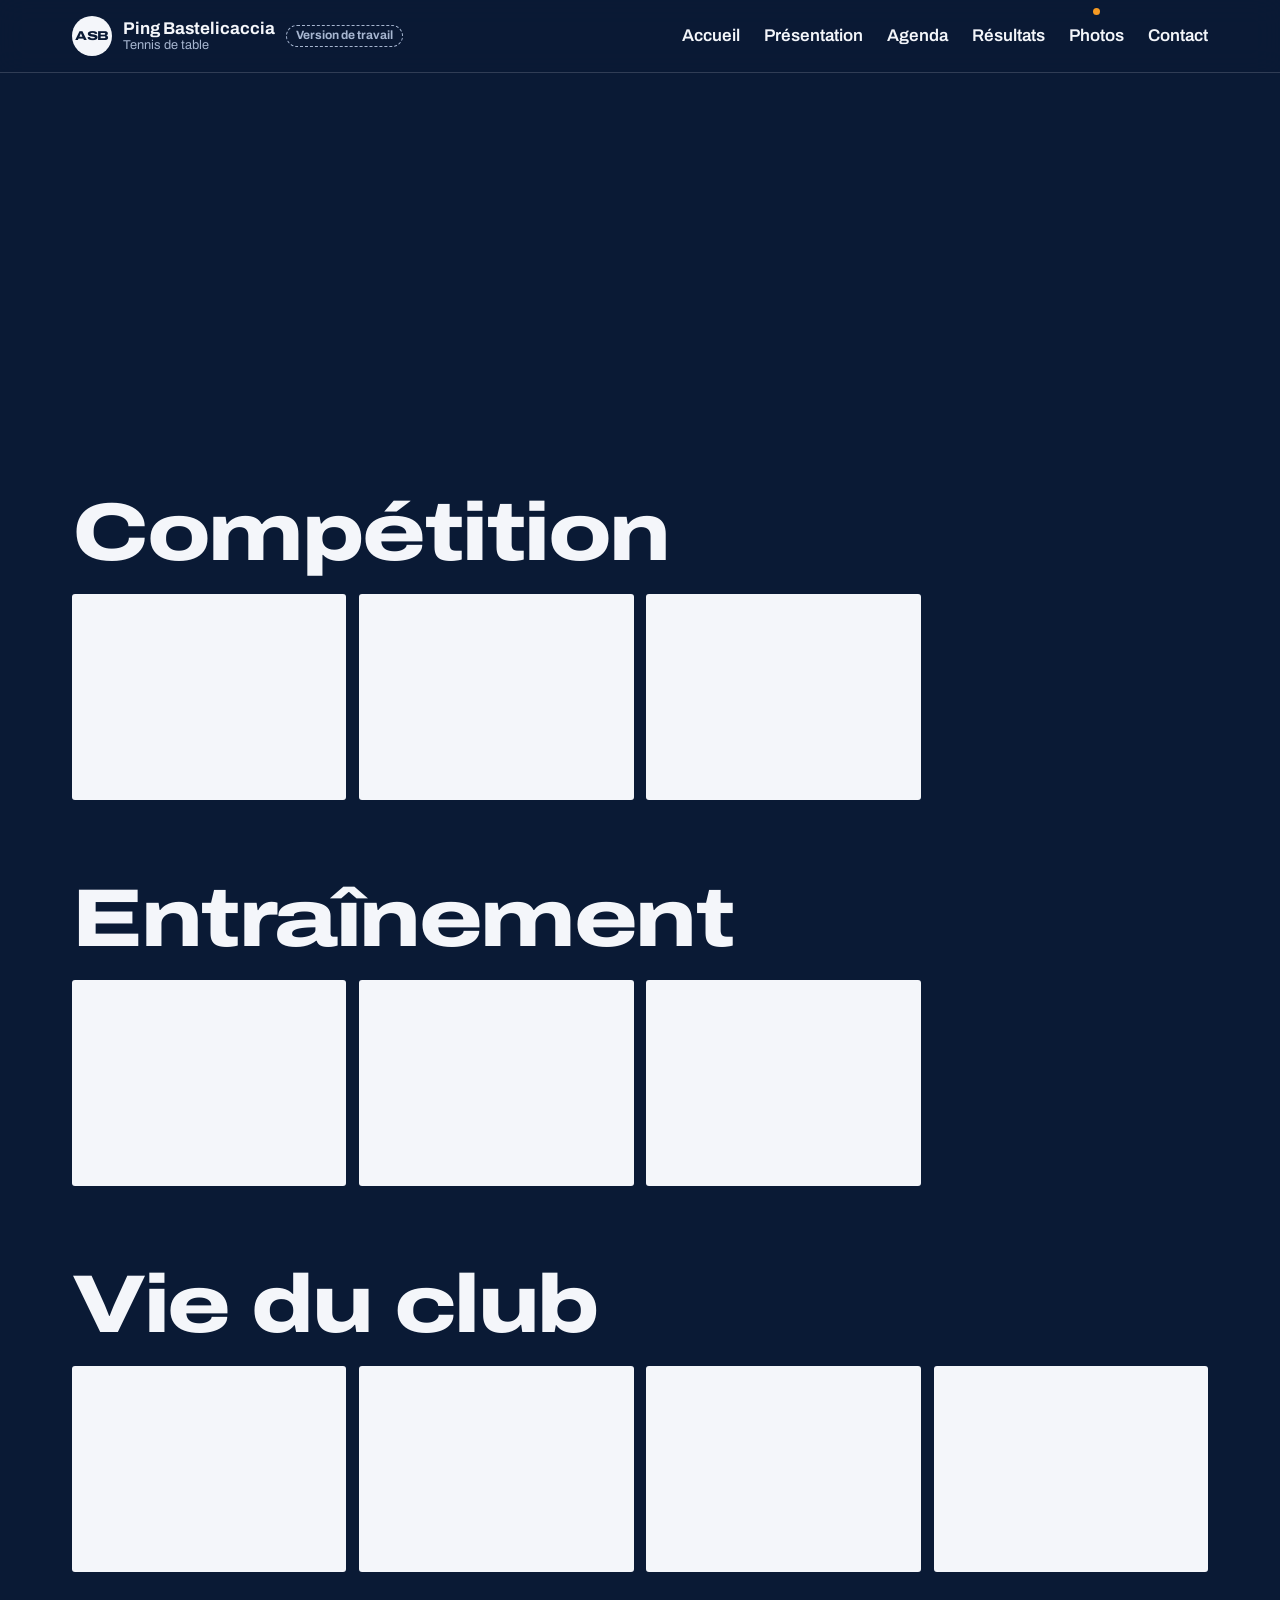
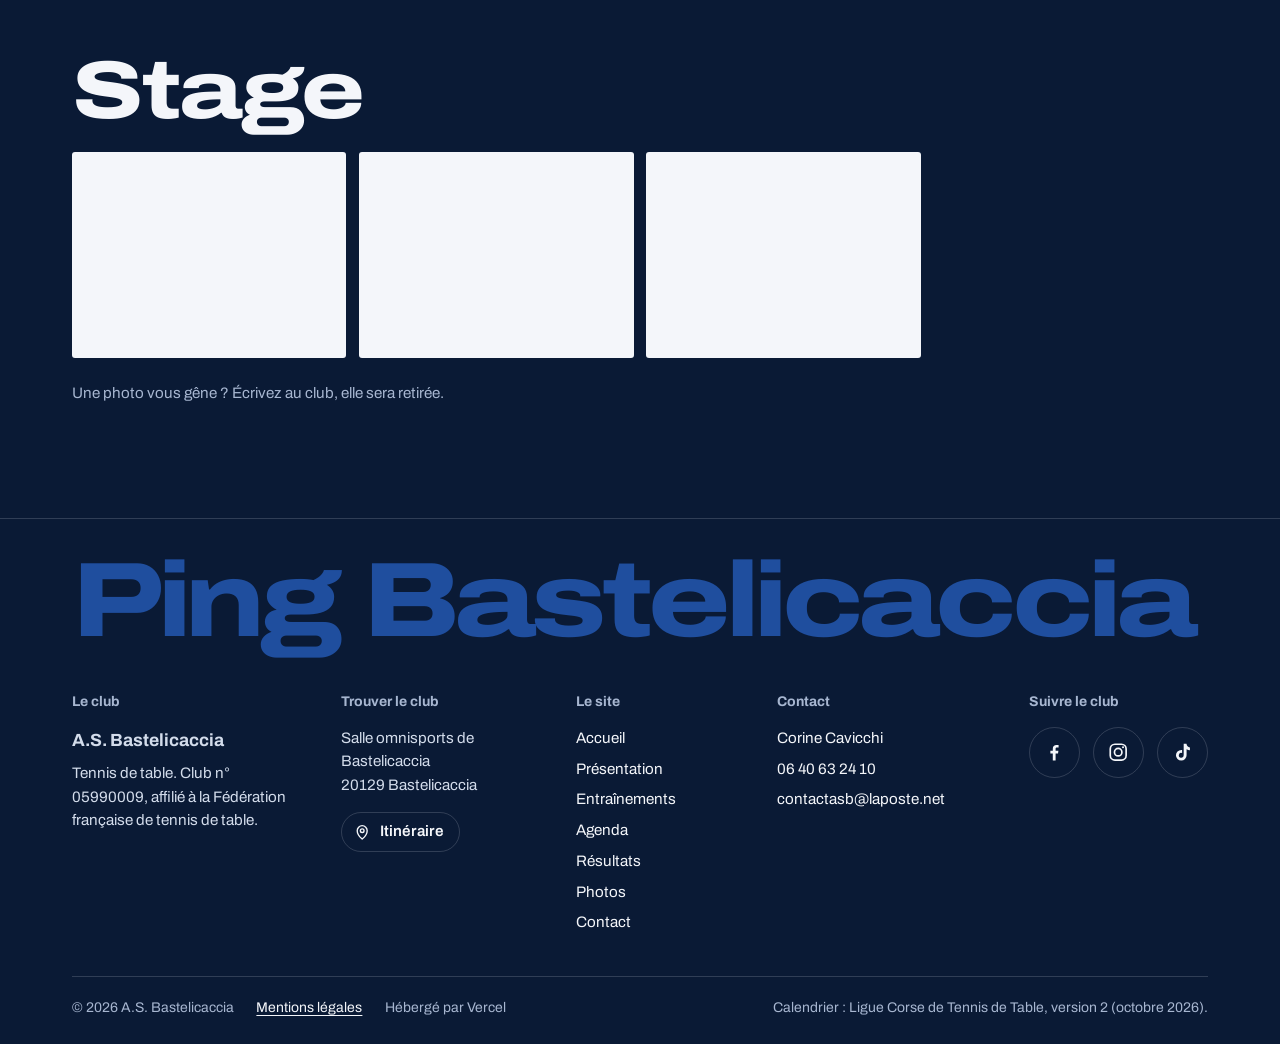
<file: photos.html>
<!DOCTYPE html>
<html lang="fr">
<head>
<meta charset="utf-8">
<meta name="viewport" content="width=device-width, initial-scale=1">
<meta name="color-scheme" content="dark">
<title>Photos | Ping Bastelicaccia</title>
<meta name="description" content="Photos du club de tennis de table de Bastelicaccia : tournois, entraînements et vie du club.">
<meta name="theme-color" content="#0A1A35">
<meta property="og:type" content="website">
<meta property="og:title" content="Photos | Ping Bastelicaccia">
<meta property="og:description" content="Photos du club de tennis de table de Bastelicaccia : tournois, entraînements et vie du club.">
<link rel="icon" href="data:image/svg+xml,%3Csvg xmlns='http://www.w3.org/2000/svg' viewBox='0 0 64 64'%3E%3Crect width='64' height='64' rx='10' fill='%231F4E9E'/%3E%3Crect x='5' y='5' width='54' height='54' fill='none' stroke='white' stroke-width='3'/%3E%3Cpath d='M32 0v64' stroke='white' stroke-width='3'/%3E%3Ccircle cx='46' cy='23' r='8' fill='%23F59A23'/%3E%3C/svg%3E">
<link rel="preconnect" href="https://fonts.googleapis.com">
<link rel="preconnect" href="https://fonts.gstatic.com" crossorigin>
<link rel="stylesheet" href="https://fonts.googleapis.com/css2?family=Archivo:wdth,wght@62..125,100..900&display=swap">
<link rel="stylesheet" href="css/style.css">
<script src="js/tete.js"></script>
</head>
<body data-page="photos">
<div class="rideau" id="rideau" aria-hidden="true"><div class="r-g"></div><div class="r-d"></div><span class="r-ligne"></span><span class="r-balle"></span></div>
<a class="evitement" href="#contenu">Aller au contenu</a>

<header class="barre" id="barre">
  <div class="wrap">
    <a class="marque" href="index.html">
      <span class="pastille" id="pastille" aria-hidden="true">ASB</span>
      <span><span data-site="nom">Ping Bastelicaccia</span><small>Tennis de table</small></span>
      <span class="etiquette" id="etiquette" hidden>Version de travail</span>
    </a>
    <nav class="nav-haut" aria-label="Rubriques">
      <a href="index.html" data-lien="accueil">Accueil</a>
      <a href="presentation.html" data-lien="presentation">Présentation</a>
      <a href="agenda.html" data-lien="agenda">Agenda</a>
      <a href="resultats.html" data-lien="resultats">Résultats</a>
      <a href="photos.html" data-lien="photos">Photos</a>
      <a href="contact.html" data-lien="contact">Contact</a>
    </nav>
    <button class="menu-btn" id="menu-btn" type="button" aria-expanded="false" aria-controls="menu"><span class="menu-btn-txt">Menu</span><span class="burger" aria-hidden="true"><i></i><i></i></span></button>
  </div>
</header>

<main id="contenu" tabindex="-1">
<div class="wrap">
  <header class="vue-tete">
    <h1 data-r="mots">Photos</h1>
    <p class="chapo" data-r style="--i:2">Compétitions, entraînements, stages et vie du club.</p>
  </header>
  <nav class="filtres" id="albums" aria-label="Aller à une galerie" data-r style="--i:3"></nav>
  <div id="sous-galeries"></div>
  <p class="note">Une photo vous gêne ? Écrivez au club, elle sera retirée.</p>
</div>
</main>

<footer class="pied" id="pied">
  <noscript><p class="wrap" style="padding-block:2rem">A.S. Bastelicaccia, tennis de table. <a href="mentions-legales.html">Mentions légales</a></p></noscript>
</footer>

<script src="js/donnees.js" defer></script>
<script src="js/commun.js" defer></script>
<script src="js/photos.js" defer></script>
</body>
</html>
</file>
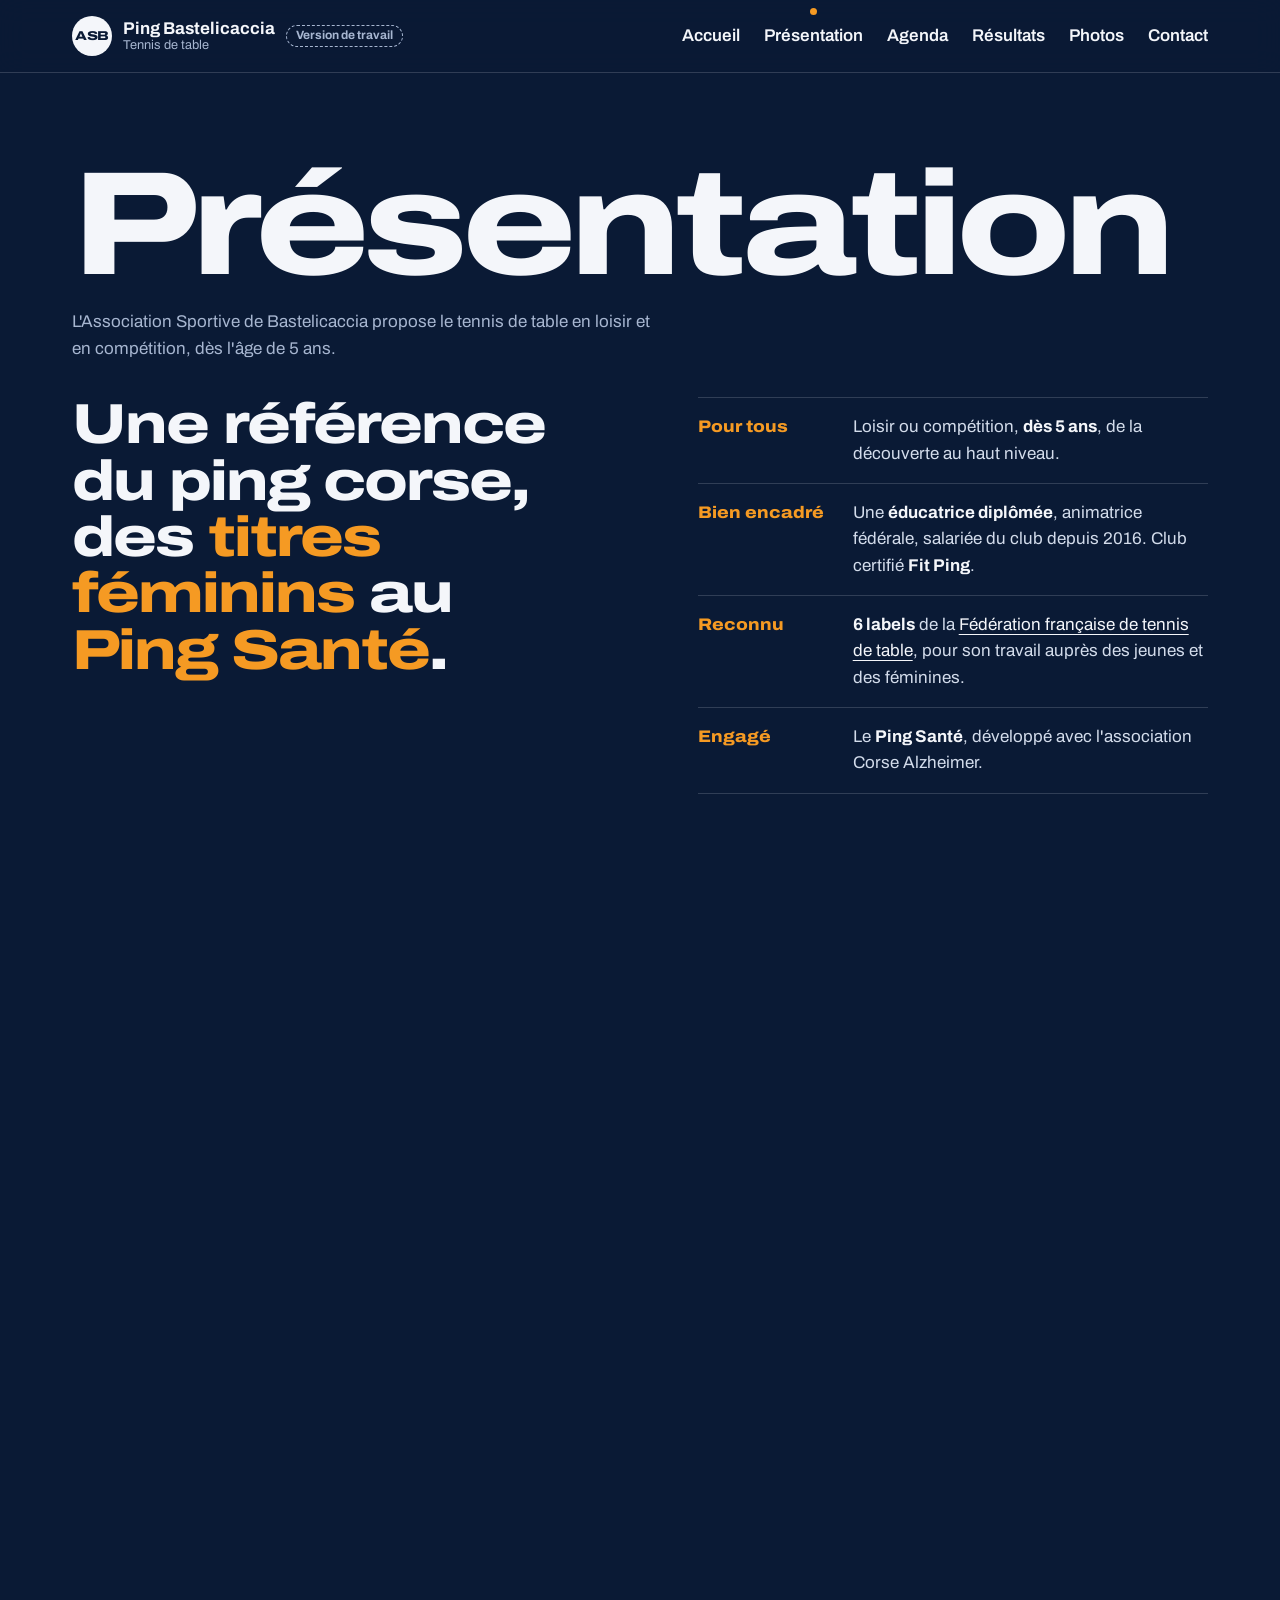
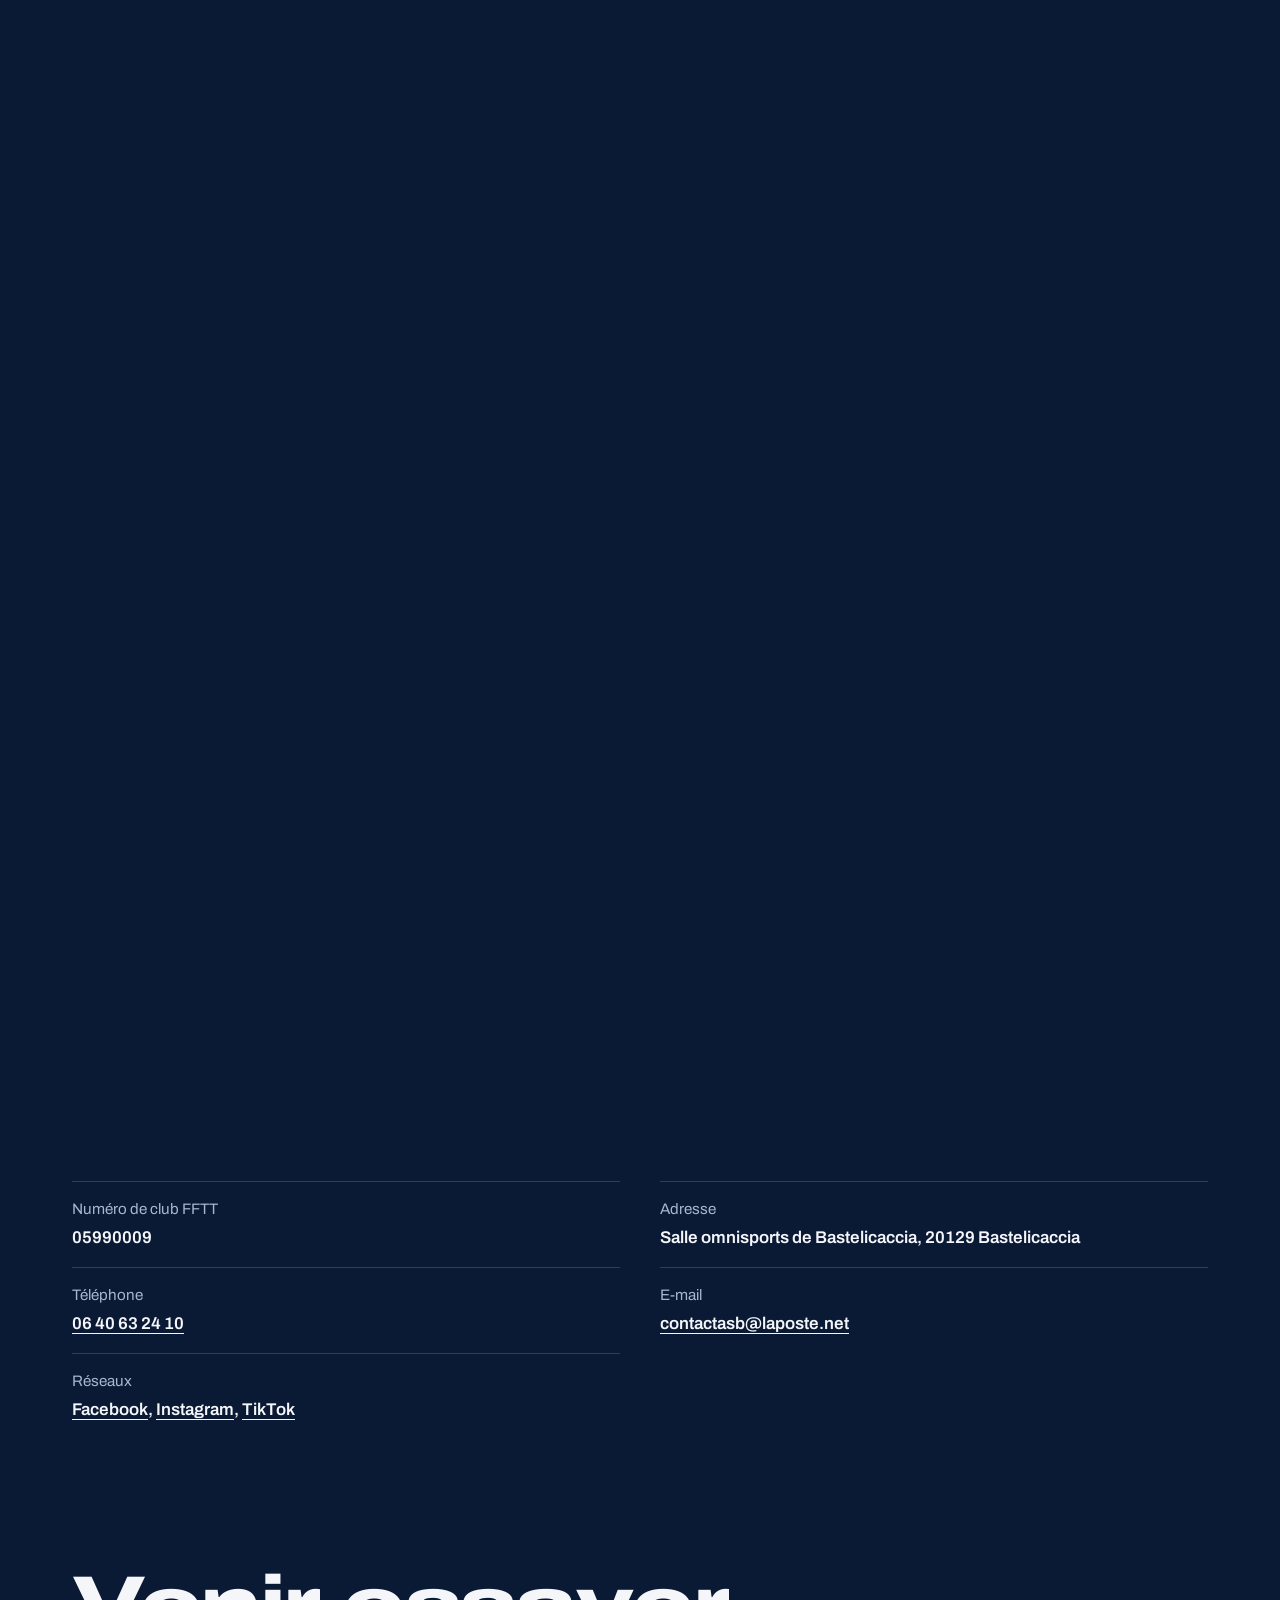
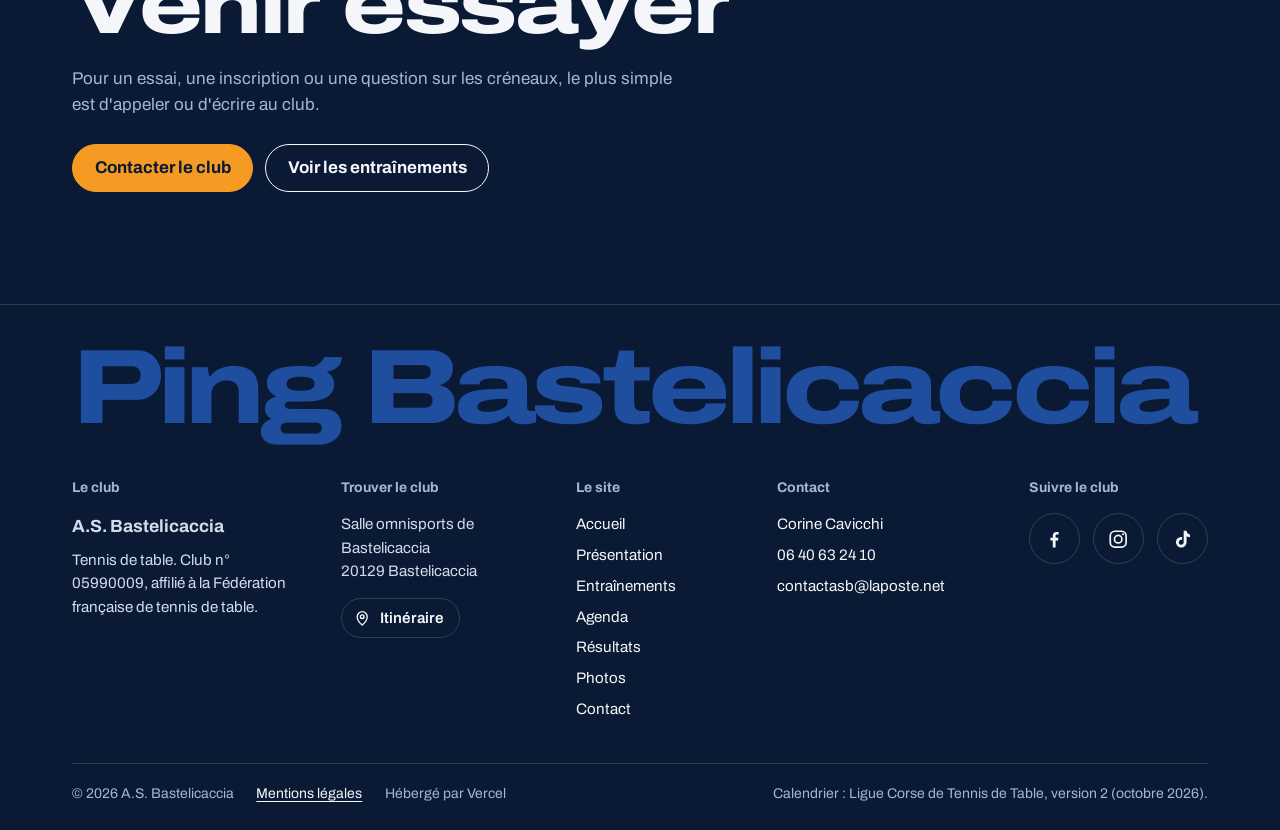
<file: presentation.html>
<!DOCTYPE html>
<html lang="fr">
<head>
<meta charset="utf-8">
<meta name="viewport" content="width=device-width, initial-scale=1">
<meta name="color-scheme" content="dark">
<title>Présentation | Ping Bastelicaccia</title>
<meta name="description" content="Présentation du club de tennis de table A.S. Bastelicaccia : publics, créneaux, encadrement.">
<meta name="theme-color" content="#0A1A35">
<meta property="og:type" content="website">
<meta property="og:title" content="Présentation | Ping Bastelicaccia">
<meta property="og:description" content="Présentation du club de tennis de table A.S. Bastelicaccia : publics, créneaux, encadrement.">
<link rel="icon" href="data:image/svg+xml,%3Csvg xmlns='http://www.w3.org/2000/svg' viewBox='0 0 64 64'%3E%3Crect width='64' height='64' rx='10' fill='%231F4E9E'/%3E%3Crect x='5' y='5' width='54' height='54' fill='none' stroke='white' stroke-width='3'/%3E%3Cpath d='M32 0v64' stroke='white' stroke-width='3'/%3E%3Ccircle cx='46' cy='23' r='8' fill='%23F59A23'/%3E%3C/svg%3E">
<link rel="preconnect" href="https://fonts.googleapis.com">
<link rel="preconnect" href="https://fonts.gstatic.com" crossorigin>
<link rel="stylesheet" href="https://fonts.googleapis.com/css2?family=Archivo:wdth,wght@62..125,100..900&display=swap">
<link rel="stylesheet" href="css/style.css">
<script src="js/tete.js"></script>
</head>
<body data-page="presentation">
<div class="rideau" id="rideau" aria-hidden="true"><div class="r-g"></div><div class="r-d"></div><span class="r-ligne"></span><span class="r-balle"></span></div>
<a class="evitement" href="#contenu">Aller au contenu</a>

<header class="barre" id="barre">
  <div class="wrap">
    <a class="marque" href="index.html">
      <span class="pastille" id="pastille" aria-hidden="true">ASB</span>
      <span><span data-site="nom">Ping Bastelicaccia</span><small>Tennis de table</small></span>
      <span class="etiquette" id="etiquette" hidden>Version de travail</span>
    </a>
    <nav class="nav-haut" aria-label="Rubriques">
      <a href="index.html" data-lien="accueil">Accueil</a>
      <a href="presentation.html" data-lien="presentation">Présentation</a>
      <a href="agenda.html" data-lien="agenda">Agenda</a>
      <a href="resultats.html" data-lien="resultats">Résultats</a>
      <a href="photos.html" data-lien="photos">Photos</a>
      <a href="contact.html" data-lien="contact">Contact</a>
    </nav>
    <button class="menu-btn" id="menu-btn" type="button" aria-expanded="false" aria-controls="menu"><span class="menu-btn-txt">Menu</span><span class="burger" aria-hidden="true"><i></i><i></i></span></button>
  </div>
</header>

<main id="contenu" tabindex="-1">
<div class="wrap">
  <header class="vue-tete">
    <h1 data-r="mots">Présentation</h1>
    <p class="chapo" data-r style="--i:2">L'Association Sportive de Bastelicaccia propose le tennis de table en loisir et en compétition, dès l'âge de 5 ans.</p>
  </header>

  <section class="presente" aria-labelledby="t-club">
    <h2 class="vh" id="t-club">Le club</h2>
    <p class="grand-texte" data-r>Une référence du ping corse, des <em>titres féminins</em> au <em>Ping Santé</em>.</p>
    <ul class="atouts">
      <li data-r><span class="atout-titre">Pour tous</span><p>Loisir ou compétition, <strong>dès 5 ans</strong>, de la découverte au haut niveau.</p></li>
      <li data-r style="--i:1"><span class="atout-titre">Bien encadré</span><p>Une <strong>éducatrice diplômée</strong>, animatrice fédérale, salariée du club depuis 2016. Club certifié <strong>Fit Ping</strong>.</p></li>
      <li data-r style="--i:2"><span class="atout-titre">Reconnu</span><p><strong>6 labels</strong> de la <a data-site-lien="liens.fftt" href="https://www.fftt.com/">Fédération française de tennis de table</a>, pour son travail auprès des jeunes et des féminines.</p></li>
      <li data-r style="--i:3"><span class="atout-titre">Engagé</span><p>Le <strong>Ping Santé</strong>, développé avec l'association Corse Alzheimer.</p></li>
    </ul>
  </section>

  <section class="bloc" aria-labelledby="t-chiffres">
    <h2 class="vh" id="t-chiffres">Le club en chiffres</h2>
    <dl class="chiffres chiffres-couleur" id="chiffres-club">
      <div class="chiffre c4" data-r><dt>labels de la Fédération française de tennis de table</dt><dd data-compte="6">6</dd></div>
      <div class="chiffre c0" data-r style="--i:1"><dt>l'âge à partir duquel on peut jouer au club</dt><dd><span data-compte="5">5</span><small> ans</small></dd></div>
      <div class="chiffre c1" data-r style="--i:2"><dt>séances encadrées chaque semaine</dt><dd id="nb-seances">12</dd></div>
    </dl>
  </section>

  <section class="bloc" aria-labelledby="t-palmares">
    <h2 class="titre-bloc" id="t-palmares" data-r="mots">Palmarès</h2>
    <ul class="palmares">
      <li data-r><span>La plupart des titres régionaux féminins et de nombreux titres jeunes, en individuel comme par équipes, avec la meilleure progression régionale plusieurs années de suite.</span></li>
      <li data-r style="--i:1"><span>Plusieurs médailles aux Jeux des Îles, la grande fierté de l'association.</span></li>
      <li data-r style="--i:2"><span>Une équipe féminine montée au niveau national, une première en Corse.</span></li>
      <li data-r style="--i:3"><span>Chaque année, des qualifiés aux finales nationales et aux championnats de France vétérans, avec des participations aux championnats d'Europe et du monde (Italie, Norvège, Corée du Sud).</span></li>
      <li data-r style="--i:4"><span>Pendant plusieurs saisons, le champion de Corse a joué sous les couleurs du club.</span></li>
      <li data-r style="--i:5"><span>À l'origine des coupes Avvene et Dumani, compétition scolaire créée en 2004.</span></li>
    </ul>
    <div class="saison" data-r>
      <h3>Saison 2025/2026</h3>
      <ul>
        <li><strong>Une cadette en Nationale 2</strong>La troisième joueuse du club à atteindre ce niveau depuis sa création.</li>
        <li><strong>Un cadet en Élite 2 régionale</strong>Face à des adultes de haut niveau, et parfois vainqueur.</li>
        <li><strong>4 vétérans sélectionnés</strong>Pour le championnat sur le continent.</li>
      </ul>
    </div>
  </section>

  <section class="bloc" aria-labelledby="t-publics">
    <h2 class="titre-bloc" id="t-publics" data-r="mots">Pour qui</h2>
    <div class="publics" id="publics"></div>
    <p class="actions" data-r><a class="btn" href="entrainements.html">Voir les entraînements</a></p>
  </section>

  <section class="bloc" aria-labelledby="t-projets">
    <h2 class="titre-bloc" id="t-projets" data-r="mots">Nos projets</h2>
    <p class="chapo" data-r>Pour poursuivre son développement, le club investit dans trois directions.</p>
    <div class="projets">
      <article class="projet c1" data-r>
        <h3>Développer le Ping Santé</h3>
        <p class="projet-but">Des séances adaptées : santé, bien-être, sport sur ordonnance.</p>
        <ul><li>Formation de l'éducatrice par des éducateurs de la Fédération</li><li>Pour les personnes atteintes de Parkinson ou d'Alzheimer</li></ul>
      </article>
      <article class="projet c0" data-r style="--i:1">
        <h3>Accompagner les jeunes vers le haut niveau</h3>
        <p class="projet-but">Jouer les compétitions nationales sur le continent.</p>
        <ul><li>Indispensable pour progresser</li><li>Transport et hébergement à financer</li></ul>
      </article>
      <article class="projet c4" data-r style="--i:2">
        <h3>Soutenir les vétérans</h3>
        <p class="projet-but">Disputer les grandes compétitions nationales et internationales.</p>
        <ul><li>Championnats de France, d'Europe et du monde</li><li>Faire connaître le club et la Corse</li></ul>
      </article>
    </div>
  </section>

  <section class="bloc" aria-labelledby="t-equipe">
    <h2 class="titre-bloc" id="t-equipe" data-r="mots">L'équipe du club</h2>
    <dl class="equipe" id="equipe"></dl>
  </section>

  <section class="bloc" aria-labelledby="t-fiche">
    <h2 class="titre-bloc" id="t-fiche" data-r="mots">Fiche du club</h2>
    <dl class="fiche" id="fiche"></dl>
  </section>

  <section class="bloc" aria-labelledby="t-essayer">
    <h2 class="titre-bloc" id="t-essayer" data-r="mots">Venir essayer</h2>
    <p class="chapo" data-r>Pour un essai, une inscription ou une question sur les créneaux, le plus simple est d'appeler ou d'écrire au club.</p>
    <p class="actions" data-r style="--i:1"><a class="btn btn-plein" href="contact.html">Contacter le club</a><a class="btn" href="entrainements.html">Voir les entraînements</a></p>
  </section>
</div>
</main>

<footer class="pied" id="pied">
  <noscript><p class="wrap" style="padding-block:2rem">A.S. Bastelicaccia, tennis de table. <a href="mentions-legales.html">Mentions légales</a></p></noscript>
</footer>

<script src="js/donnees.js" defer></script>
<script src="js/commun.js" defer></script>
<script src="js/presentation.js" defer></script>
</body>
</html>
</file>
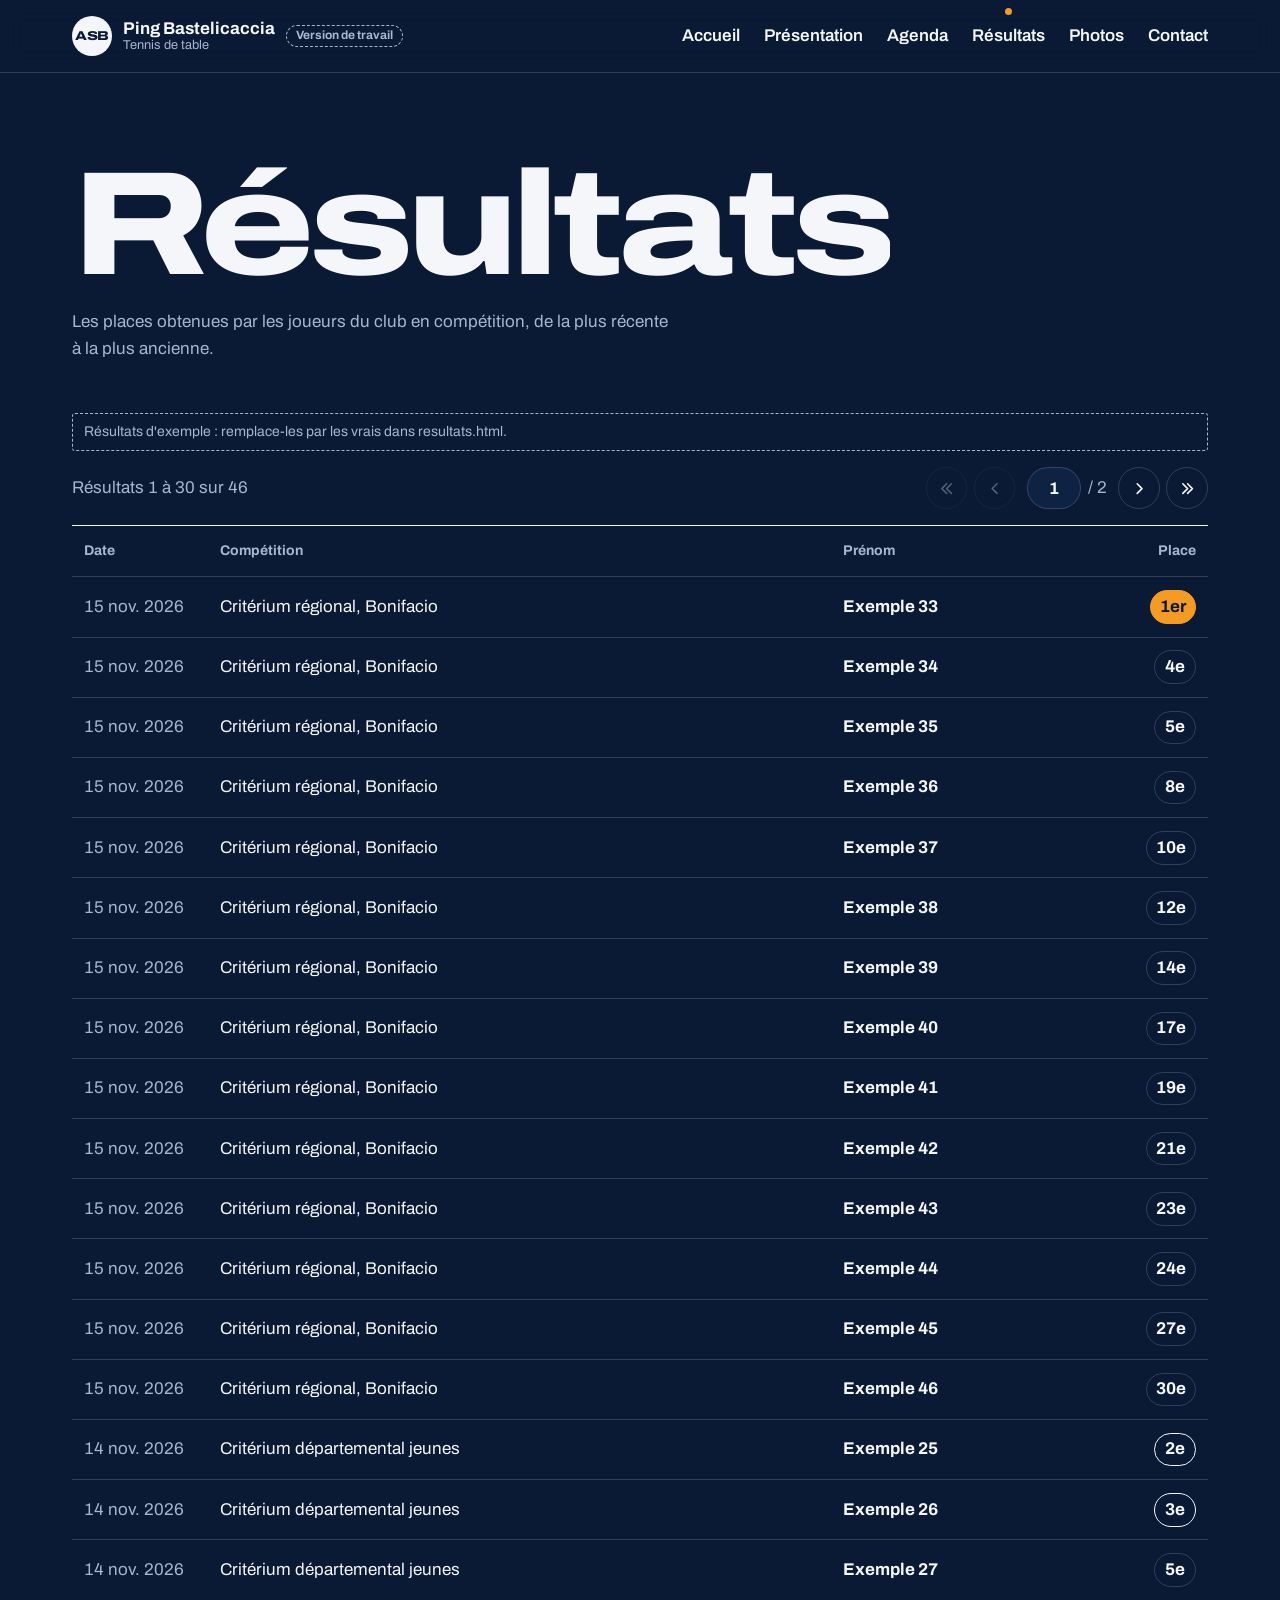
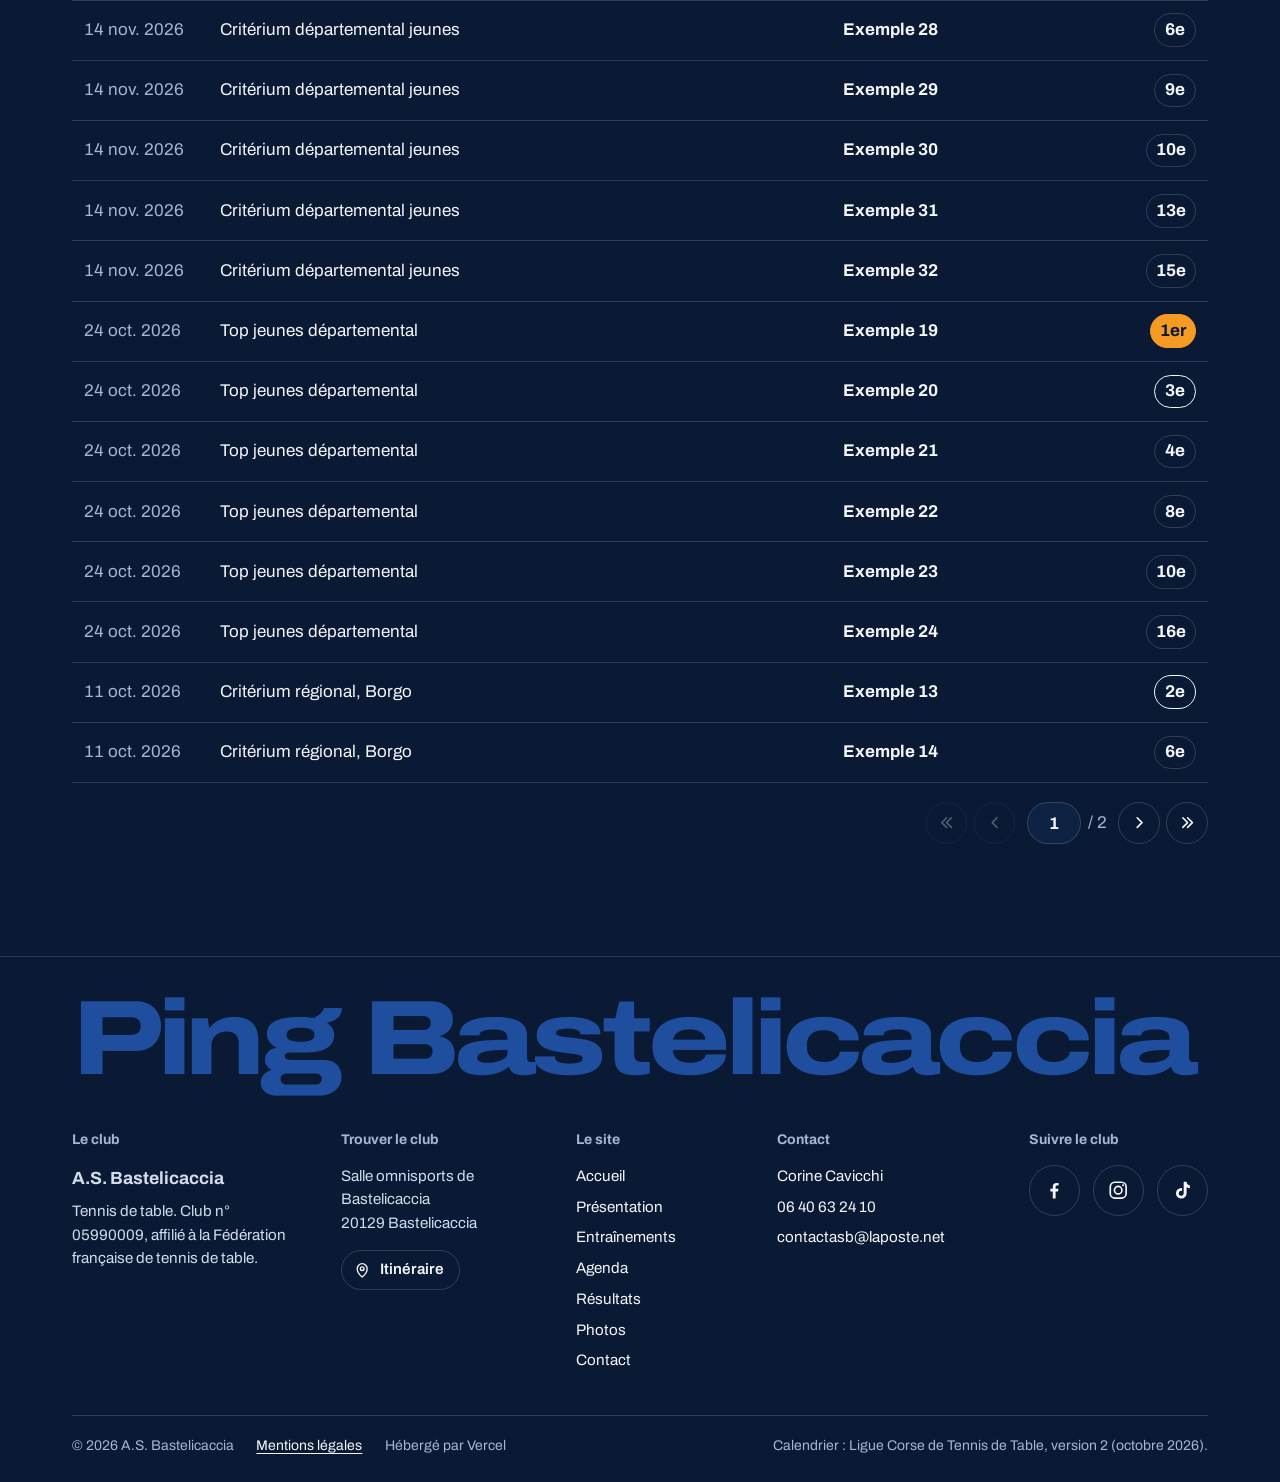
<file: resultats.html>
<!DOCTYPE html>
<html lang="fr">
<head>
<meta charset="utf-8">
<meta name="viewport" content="width=device-width, initial-scale=1">
<meta name="color-scheme" content="dark">
<title>Résultats | Ping Bastelicaccia</title>
<meta name="description" content="Résultats des joueurs du club de tennis de table de Bastelicaccia en compétition.">
<meta name="theme-color" content="#0A1A35">
<meta property="og:type" content="website">
<meta property="og:title" content="Résultats | Ping Bastelicaccia">
<meta property="og:description" content="Résultats des joueurs du club de tennis de table de Bastelicaccia en compétition.">
<link rel="icon" href="data:image/svg+xml,%3Csvg xmlns='http://www.w3.org/2000/svg' viewBox='0 0 64 64'%3E%3Crect width='64' height='64' rx='10' fill='%231F4E9E'/%3E%3Crect x='5' y='5' width='54' height='54' fill='none' stroke='white' stroke-width='3'/%3E%3Cpath d='M32 0v64' stroke='white' stroke-width='3'/%3E%3Ccircle cx='46' cy='23' r='8' fill='%23F59A23'/%3E%3C/svg%3E">
<link rel="preconnect" href="https://fonts.googleapis.com">
<link rel="preconnect" href="https://fonts.gstatic.com" crossorigin>
<link rel="stylesheet" href="https://fonts.googleapis.com/css2?family=Archivo:wdth,wght@62..125,100..900&display=swap">
<link rel="stylesheet" href="css/style.css">
<script src="js/tete.js"></script>
</head>
<body data-page="resultats">
<div class="rideau" id="rideau" aria-hidden="true"><div class="r-g"></div><div class="r-d"></div><span class="r-ligne"></span><span class="r-balle"></span></div>
<a class="evitement" href="#contenu">Aller au contenu</a>

<header class="barre" id="barre">
  <div class="wrap">
    <a class="marque" href="index.html">
      <span class="pastille" id="pastille" aria-hidden="true">ASB</span>
      <span><span data-site="nom">Ping Bastelicaccia</span><small>Tennis de table</small></span>
      <span class="etiquette" id="etiquette" hidden>Version de travail</span>
    </a>
    <nav class="nav-haut" aria-label="Rubriques">
      <a href="index.html" data-lien="accueil">Accueil</a>
      <a href="presentation.html" data-lien="presentation">Présentation</a>
      <a href="agenda.html" data-lien="agenda">Agenda</a>
      <a href="resultats.html" data-lien="resultats">Résultats</a>
      <a href="photos.html" data-lien="photos">Photos</a>
      <a href="contact.html" data-lien="contact">Contact</a>
    </nav>
    <button class="menu-btn" id="menu-btn" type="button" aria-expanded="false" aria-controls="menu"><span class="menu-btn-txt">Menu</span><span class="burger" aria-hidden="true"><i></i><i></i></span></button>
  </div>
</header>

<main id="contenu" tabindex="-1">
<!-- =====================================================================
     RÉSULTATS DES MATCHS : la seule partie à modifier sur cette page.

     1. Une ligne qui commence par == ouvre une compétition :
            == date ; nom de la compétition
        La date s'écrit 2026-11-15 ou 15/11/2026.
     2. En dessous, une ligne par joueur :
            prénom ; place
        Tu peux coller directement deux colonnes copiées d'un tableur
        (prénom puis place) : la tabulation est acceptée à la place du « ; ».
     3. Les lignes qui commencent par # sont ignorées (notes, brouillon).

     L'ordre n'a pas d'importance : le site trie du plus récent au plus
     ancien et affiche 30 lignes par page (flèches en haut et en bas).

     Les lignes « Exemple » ci-dessous sont à supprimer.
     ===================================================================== -->
<script type="text/plain" id="resultats-donnees">
== 2026-09-26 ; Top 12, Bonifacio
Exemple 1 ; 3
Exemple 2 ; 5
Exemple 3 ; 8
Exemple 4 ; 11

== 2026-10-10 ; Critérium départemental jeunes
Exemple 5 ; 1
Exemple 6 ; 2
Exemple 7 ; 4
Exemple 8 ; 6
Exemple 9 ; 7
Exemple 10 ; 9
Exemple 11 ; 12
Exemple 12 ; 14

== 2026-10-11 ; Critérium régional, Borgo
Exemple 13 ; 2
Exemple 14 ; 6
Exemple 15 ; 9
Exemple 16 ; 13
Exemple 17 ; 15
Exemple 18 ; 18

== 2026-10-24 ; Top jeunes départemental
Exemple 19 ; 1
Exemple 20 ; 3
Exemple 21 ; 4
Exemple 22 ; 8
Exemple 23 ; 10
Exemple 24 ; 16

== 2026-11-14 ; Critérium départemental jeunes
Exemple 25 ; 2
Exemple 26 ; 3
Exemple 27 ; 5
Exemple 28 ; 6
Exemple 29 ; 9
Exemple 30 ; 10
Exemple 31 ; 13
Exemple 32 ; 15

== 2026-11-15 ; Critérium régional, Bonifacio
Exemple 33 ; 1
Exemple 34 ; 4
Exemple 35 ; 5
Exemple 36 ; 8
Exemple 37 ; 10
Exemple 38 ; 12
Exemple 39 ; 14
Exemple 40 ; 17
Exemple 41 ; 19
Exemple 42 ; 21
Exemple 43 ; 23
Exemple 44 ; 24
Exemple 45 ; 27
Exemple 46 ; 30
</script>
<!-- ===================== fin des résultats ===================== -->

<div class="wrap">
  <header class="vue-tete">
    <h1 data-r="mots">Résultats</h1>
    <p class="chapo" data-r style="--i:2">Les places obtenues par les joueurs du club en compétition, de la plus récente à la plus ancienne.</p>
  </header>
  <section aria-labelledby="t-tableau">
    <h2 class="vh" id="t-tableau">Tableau des résultats</h2>
    <p class="a-completer exemple" id="res-exemple" hidden>Résultats d'exemple : remplace-les par les vrais dans resultats.html.</p>
    <div class="res-barre" id="res-haut"><p class="res-compte" id="res-compte" role="status"></p><nav class="pager" id="pager-haut" aria-label="Pages des résultats, en haut"></nav></div>
    <div class="tableau" id="tableau" role="region" aria-labelledby="t-tableau" tabindex="0">
      <table>
        <thead><tr><th scope="col" class="col-date">Date</th><th scope="col">Compétition</th><th scope="col" class="col-prenom">Prénom</th><th scope="col" class="col-place">Place</th></tr></thead>
        <tbody id="res-lignes"></tbody>
      </table>
    </div>
    <div class="res-barre res-bas"><nav class="pager" id="pager-bas" aria-label="Pages des résultats, en bas"></nav></div>
  </section>
</div>
</main>

<footer class="pied" id="pied">
  <noscript><p class="wrap" style="padding-block:2rem">A.S. Bastelicaccia, tennis de table. <a href="mentions-legales.html">Mentions légales</a></p></noscript>
</footer>

<script src="js/donnees.js" defer></script>
<script src="js/commun.js" defer></script>
<script src="js/resultats.js" defer></script>
</body>
</html>
</file>
<file: css/style.css>
/* =====================================================================
   Ping Bastelicaccia : feuille de style commune à toutes les pages
   Plan : un seul monde, la salle de ping dans la pénombre. La table en 3D
   ouvre l'accueil, le nom du club en caractères très larges occupe toute la
   largeur, et chaque changement de page referme puis rouvre les deux moitiés
   de la table comme un rideau.
   ===================================================================== */

:root{
  --fond:#0A1A35;
  --fond-2:#0E2244;
  --surface:#15305C;
  --table:#1F4E9E;
  --craie:#F4F6FA;
  --gris:#A7B6D0;
  --trait:rgba(244,246,250,.16);
  --balle:#F59A23;
  --t-equipes:#8FB6F7;
  --t-individuel:#4FD1B5;
  --t-jeunes:#C4A1F0;
  --t-coupe:#F08A76;
  --t-club:#FFB454;
  --police:"Archivo","Helvetica Neue",Arial,sans-serif;
  --ease:cubic-bezier(.77,0,.18,1);
  --sortie:cubic-bezier(.16,1,.3,1);
  --g:clamp(16px,4vw,40px);
  --gauche:max(var(--g),calc((100% - 76rem)/2 + var(--g)));
  color-scheme:dark;
}

/* ---------- Base ---------- */
*,*::before,*::after{box-sizing:border-box}
html{-webkit-text-size-adjust:100%;background:var(--fond)}
body{margin:0;background:var(--fond);color:var(--craie);font:400 1.0625rem/1.55 var(--police);overflow-x:clip}
body.menu-ouvert{overflow:hidden}
h1,h2,h3,p,ul,ol,dl,dd,figure{margin:0}
ul,ol{padding:0;list-style:none}
img{display:block;max-width:100%}
button{font:inherit;color:inherit}
a{color:inherit;text-underline-offset:.22em;text-decoration-thickness:.07em}
:focus-visible{outline:3px solid var(--balle);outline-offset:3px;border-radius:2px}
[hidden]{display:none !important}
.vh{position:absolute;width:1px;height:1px;overflow:hidden;clip-path:inset(50%);white-space:nowrap}
.wrap{max-width:76rem;margin-inline:auto;padding-inline:var(--g)}
.discret{color:var(--gris)}
.evitement{position:fixed;left:8px;top:-5rem;z-index:120;padding:.6rem .9rem;border-radius:4px;background:var(--craie);color:var(--fond)}
.evitement:focus{top:8px}
main:focus{outline:none}

/* Typo d'affichage : Archivo étirée au maximum */
.titre-bloc,.vue-tete h1,.hero-titre,.decompte,.carte-num,.chiffre dd,.mois,.pied-marque,.cal-titre,.ph span,.menu-liens a,.grand-texte{font-stretch:125%;font-weight:800;letter-spacing:-.03em}
.titre-bloc{font-size:clamp(2.4rem,6.4vw,5.2rem);line-height:.95;text-wrap:balance}
.sous-titre{font-weight:800;font-stretch:112%;font-size:clamp(1.5rem,2.6vw,2rem);line-height:1.1;letter-spacing:-.02em}

/* ---------- Liens et boutons ---------- */
.lien{position:relative;display:inline-block;padding-block:.15rem;font-weight:600;text-decoration:none}
.lien::after{content:"";position:absolute;left:0;right:0;bottom:0;height:2px;background:currentColor;transform-origin:right}
.lien:hover::after{animation:balayage .8s var(--ease)}
@keyframes balayage{0%{transform:scaleX(1);transform-origin:right}49%{transform:scaleX(0);transform-origin:right}51%{transform:scaleX(0);transform-origin:left}100%{transform:scaleX(1);transform-origin:left}}
.btn{position:relative;isolation:isolate;display:inline-flex;align-items:center;justify-content:center;gap:.5rem;min-height:3rem;padding:.6rem 1.35rem;border:1.5px solid var(--craie);border-radius:999px;overflow:hidden;background:transparent;font-weight:700;text-decoration:none;cursor:pointer;transition:color .5s var(--ease)}
.btn::before{content:"";position:absolute;inset:0;z-index:-1;background:var(--craie);transform:translateY(101%);transition:transform .5s var(--ease)}
.btn:hover{color:var(--fond)}
.btn:hover::before{transform:none}
.btn-plein{border-color:var(--balle);background:var(--balle);color:var(--fond)}
.btn-plein::before{background:var(--craie)}
.actions{display:flex;flex-wrap:wrap;gap:.75rem;margin-top:1.6rem}
.a-completer{display:block;margin-top:.6rem;padding:.45rem .7rem;border:1px dashed var(--gris);border-radius:3px;font-size:.875rem;color:var(--gris)}

/* ---------- Apparitions au défilement ---------- */
.mot{display:inline-block;overflow:hidden;vertical-align:top;padding-bottom:.08em;margin-bottom:-.08em}
.mot-in{display:inline-block}
html.anim [data-r]{opacity:0;transform:translateY(56px);transition:opacity .9s var(--sortie) calc(var(--i,0)*80ms),transform 1.2s var(--sortie) calc(var(--i,0)*80ms)}
html.anim [data-r].vu{opacity:1;transform:none}
html.anim [data-r="mots"]{opacity:1;transform:none}
html.anim [data-r="mots"] .mot-in{transform:translateY(110%);transition:transform 1.1s var(--sortie) calc(var(--j,0)*70ms)}
html.anim [data-r="mots"].vu .mot-in{transform:none}
html.anim [data-r="clip"]{opacity:1;transform:none}
html.anim [data-r="clip"] > *{clip-path:inset(100% 0 0 0);transform:scale(1.2);transition:clip-path 1.3s var(--ease) calc(var(--i,0)*90ms),transform 1.6s var(--sortie) calc(var(--i,0)*90ms)}
html.anim [data-r="clip"].vu > *{clip-path:inset(0);transform:none}

/* ---------- En-tête ---------- */
.barre{position:fixed;inset:0 0 auto 0;z-index:40;transition:transform .6s var(--ease),background-color .5s,box-shadow .5s}
.barre .wrap{display:flex;align-items:center;justify-content:space-between;gap:1rem;height:4.5rem}
.barre.pleine{background:rgba(10,26,53,.8);-webkit-backdrop-filter:blur(14px);backdrop-filter:blur(14px);box-shadow:0 1px 0 var(--trait)}
.barre.cachee{transform:translateY(-100%)}
body.menu-ouvert .barre{background:transparent;box-shadow:none;-webkit-backdrop-filter:none;backdrop-filter:none;transform:none}
.marque{display:flex;align-items:center;gap:.7rem;min-width:0;text-decoration:none;font-weight:700;line-height:1.15}
.marque small{display:block;font-weight:400;font-size:.8rem;color:var(--gris)}
.pastille{flex:none;display:grid;place-items:center;width:2.5rem;height:2.5rem;border-radius:50%;background:var(--craie);color:var(--fond);font-weight:800;font-stretch:125%;font-size:.8rem;letter-spacing:-.02em;transition:transform .6s var(--sortie)}
.marque:hover .pastille{transform:rotate(-20deg) scale(1.06)}
.pastille img{width:100%;height:100%;border-radius:50%;object-fit:cover}
.etiquette{padding:.2rem .55rem;border:1px dashed var(--gris);border-radius:999px;font-size:.75rem;color:var(--gris);white-space:nowrap}
@media (max-width:30rem){.etiquette{display:none}}
.nav-haut{display:none}
.nav-haut a{position:relative;padding-block:.4rem;font-weight:600;text-decoration:none;white-space:nowrap}
.nav-haut a::after{content:"";position:absolute;left:0;right:0;bottom:0;height:2px;background:var(--craie);transform:scaleX(0);transform-origin:right;transition:transform .5s var(--ease)}
.nav-haut a:hover::after{transform:scaleX(1);transform-origin:left}
.nav-haut a[aria-current="page"]::before{content:"";position:absolute;left:50%;top:-.55rem;width:.45rem;height:.45rem;margin-left:-.225rem;border-radius:50%;background:var(--balle)}

.menu-btn{flex:none;display:inline-flex;align-items:center;gap:.7rem;min-height:2.9rem;padding:.4rem .5rem .4rem 1rem;border:1px solid var(--trait);border-radius:999px;background:rgba(10,26,53,.5);font-weight:700;cursor:pointer;transition:border-color .4s}
.menu-btn:hover{border-color:var(--craie)}
.burger{position:relative;display:block;width:2rem;height:2rem;border-radius:50%;background:var(--craie)}
.burger i{position:absolute;left:.55rem;right:.55rem;height:2px;background:var(--fond);transition:transform .5s var(--ease)}
.burger i:first-child{top:calc(50% - 4px)}
.burger i:last-child{top:calc(50% + 2px)}
.menu-btn[aria-expanded="true"] .burger i:first-child{transform:translateY(3px) rotate(45deg)}
.menu-btn[aria-expanded="true"] .burger i:last-child{transform:translateY(-3px) rotate(-45deg)}
@media (min-width:72rem){
  .nav-haut{display:flex;align-items:center;gap:1.5rem}
  .menu-btn{display:none}
}

/* Menu plein écran (tablette et téléphone) */
.menu{position:fixed;inset:0;z-index:39;display:flex;flex-direction:column;justify-content:space-between;padding:6.5rem var(--g) 2rem;overflow-y:auto;background:var(--table)}
.menu-liens{display:grid;gap:.15rem}
.menu-liens li{overflow:hidden}
.menu-liens a{position:relative;display:inline-flex;align-items:center;gap:.9rem;padding-block:.2rem;font-size:clamp(2.2rem,9vw,4.4rem);line-height:1.05;text-decoration:none}
.menu-liens a[aria-current="page"]::after{content:"";width:.28em;height:.28em;border-radius:50%;background:var(--balle)}
.menu-pied{display:flex;flex-wrap:wrap;gap:.8rem 1.5rem;margin-top:2rem;padding-top:1.2rem;border-top:1px solid rgba(244,246,250,.3);font-weight:600}

/* ---------- Accueil : la table en 3D ---------- */
.hero{position:relative;height:100vh;height:100svh;min-height:36rem;overflow:hidden;isolation:isolate;--p:0}
.hero::after{content:"";position:absolute;inset:0;z-index:1;pointer-events:none;background:linear-gradient(180deg,rgba(10,26,53,.65) 0%,rgba(10,26,53,0) 26%,rgba(10,26,53,.15) 50%,rgba(10,26,53,.92) 82%,var(--fond) 100%)}
.scene{position:absolute;inset:0;display:grid;place-items:center;perspective:1000px;perspective-origin:50% 15%}
.plateau{position:relative;width:min(60vw,600px);aspect-ratio:1.525/2.74;container-type:inline-size;background:var(--table);border:clamp(4px,.55vw,7px) solid var(--craie);transform-style:preserve-3d;transform:translateY(calc(-16% - var(--p)*10%)) rotateX(calc(62deg + var(--p)*12deg)) scale(calc(1 + var(--p)*.35));box-shadow:0 70px 120px rgba(0,0,0,.5)}
@media (max-width:40rem){.plateau{width:100vw}}
.ligne-centre{position:absolute;top:0;bottom:0;left:50%;width:3px;margin-left:-1.5px;background:var(--craie);opacity:.75}
.filet{position:absolute;top:50%;left:-5%;width:110%;height:10cqi;transform-origin:top center;transform:rotateX(90deg);background:repeating-linear-gradient(90deg,rgba(244,246,250,.35) 0 1px,transparent 1px 7px),repeating-linear-gradient(0deg,rgba(244,246,250,.35) 0 1px,transparent 1px 7px);border-bottom:1cqi solid var(--craie)}
.trajet{position:absolute;left:0;top:0;width:0;height:0;transform-style:preserve-3d;transform:translate3d(55cqi,125cqi,1.3cqi);animation:echange 2.4s linear infinite alternate}
.ombre-trajet{animation-name:echange-ombre}
.balle3d{position:absolute;width:3.2cqi;height:3.2cqi;margin:-1.6cqi;border-radius:50%;background:radial-gradient(circle at 35% 30%,#FFE2B5,var(--balle) 45%,#BF6206);transform:rotateX(-66deg)}
.ombre{position:absolute;width:3.6cqi;height:3.6cqi;margin:-1.8cqi;border-radius:50%;background:rgba(0,0,0,.5);filter:blur(1.5px)}
@keyframes echange{
  0%{transform:translate3d(62cqi,168cqi,7cqi);animation-timing-function:ease-in}
  23%{transform:translate3d(56cqi,128cqi,1.2cqi);animation-timing-function:ease-out}
  50%{transform:translate3d(50cqi,90cqi,17cqi);animation-timing-function:ease-in}
  77%{transform:translate3d(44cqi,52cqi,1.2cqi);animation-timing-function:ease-out}
  100%{transform:translate3d(38cqi,14cqi,7cqi)}
}
@keyframes echange-ombre{
  0%{transform:translate3d(62cqi,168cqi,0);opacity:.35;animation-timing-function:ease-in}
  23%{transform:translate3d(56cqi,128cqi,0);opacity:1;animation-timing-function:ease-out}
  50%{transform:translate3d(50cqi,90cqi,0);opacity:.25;animation-timing-function:ease-in}
  77%{transform:translate3d(44cqi,52cqi,0);opacity:1;animation-timing-function:ease-out}
  100%{transform:translate3d(38cqi,14cqi,0);opacity:.35}
}
@media (prefers-reduced-motion:reduce){.trajet{animation:none}}

.hero-texte{position:absolute;z-index:2;left:0;right:0;bottom:0;padding-bottom:clamp(1.5rem,5vh,3.5rem);transform:translateY(calc(var(--p)*-12vh));opacity:calc(1 - var(--p)*1.5)}
.hero-titre{font-size:clamp(3rem,10vw,10rem);line-height:.84;letter-spacing:-.045em}
.hero-titre .ligne{display:block}
.hero-titre:focus{outline:none}
html.anim .hero .mot-in{transition:transform 1.3s var(--sortie) calc(var(--j,0)*120ms + 80ms)}
html.anim body:not(.pret) .hero .mot-in{transform:translateY(110%)}
html.anim .hero .h-r{transition:opacity 1s var(--sortie) .6s,transform 1.2s var(--sortie) .6s}
html.anim body:not(.pret) .hero .h-r{opacity:0;transform:translateY(24px)}
.hero-bas{display:flex;flex-wrap:wrap;align-items:flex-end;justify-content:space-between;gap:1rem 2rem;margin-top:1.6rem}
.hero-accroche{max-width:32ch;font-size:1.125rem;font-weight:600}
.pastille-rdv{display:inline-flex;align-items:center;gap:.8rem;max-width:100%;padding:.65rem 1.2rem .65rem .8rem;border:1px solid var(--trait);border-radius:999px;background:rgba(10,26,53,.55);-webkit-backdrop-filter:blur(10px);backdrop-filter:blur(10px);text-decoration:none;line-height:1.3;transition:border-color .4s,background-color .4s}
.pastille-rdv:hover{border-color:var(--craie);background:rgba(31,78,158,.55)}
.pastille-rdv small{display:block;color:var(--gris);font-size:.8rem}
.point{position:relative;flex:none;width:.75rem;height:.75rem;border-radius:50%;background:var(--balle)}
html.anim .point::after{content:"";position:absolute;inset:0;border-radius:50%;background:var(--balle);animation:pouls 2s var(--sortie) infinite}
@keyframes pouls{to{transform:scale(3);opacity:0}}
.defiler{display:none;align-items:center;gap:.8rem;padding:.5rem 0;border:0;background:none;color:var(--gris);font-size:.875rem;cursor:pointer}
.defiler i{position:relative;display:block;width:1px;height:2.6rem;overflow:hidden;background:var(--trait)}
.defiler i::after{content:"";position:absolute;inset:0;background:var(--craie);transform:translateY(-100%)}
html.anim .defiler i::after{animation:goutte 2.2s var(--ease) infinite}
@keyframes goutte{0%{transform:translateY(-100%)}50%{transform:none}100%{transform:translateY(100%)}}
@media (min-width:54rem){.defiler{display:inline-flex}}

/* ---------- Accueil : prochain rendez-vous ---------- */
.bloc{padding-top:clamp(4rem,10vw,8rem)}
.rdv-grille{display:grid;gap:2rem;margin-top:2.5rem;align-items:end}
@media (min-width:56rem){.rdv-grille{grid-template-columns:auto 1fr;gap:4.5rem}}
.decompte{display:flex;align-items:baseline;flex-wrap:wrap;gap:.2rem .8rem;line-height:.8}
.decompte-n{font-size:clamp(7rem,24vw,18rem);letter-spacing:-.06em;color:var(--balle);font-variant-numeric:tabular-nums}
.decompte-n.petit{font-size:clamp(3rem,10vw,7rem)}
.decompte-av,.decompte-u{font-size:clamp(1.3rem,2.6vw,2.2rem)}
.rdv-titre{font-weight:700;font-stretch:112%;font-size:clamp(1.9rem,3.6vw,3rem);line-height:1.02;letter-spacing:-.02em;text-wrap:balance}
.rdv-quand{margin-top:.8rem;font-weight:600}
.rdv-texte{margin-top:.5rem;max-width:52ch;color:var(--gris)}

/* ---------- Accueil : défilé horizontal ---------- */
.horizon{position:relative;margin-top:clamp(4rem,10vw,8rem)}
.horizon-tete{display:flex;flex-wrap:wrap;align-items:flex-end;justify-content:space-between;gap:.75rem 2rem}
.piste{display:flex;gap:clamp(12px,1.6vw,22px);padding:2rem var(--gauche) 1.5rem;overflow-x:auto;scroll-snap-type:x mandatory;scroll-padding-inline:var(--gauche);scrollbar-width:none}
.piste::-webkit-scrollbar{display:none}
.piste > li{flex:none;scroll-snap-align:start}
.horizon.epingle .horizon-collant{position:sticky;top:0;overflow:hidden}
.horizon.epingle .piste{width:max-content;overflow:visible;scroll-snap-type:none;will-change:transform}
.carte{display:flex;flex-direction:column;justify-content:space-between;width:clamp(15.5rem,25vw,21rem);height:100%;min-height:clamp(20rem,30vw,26rem);padding:1.4rem;border:1px solid var(--trait);border-radius:3px;background:var(--fond-2);text-decoration:none;transition:background-color .6s var(--ease),border-color .6s var(--ease),transform .7s var(--sortie)}
.carte:hover{background:var(--table);border-color:var(--table);transform:translateY(-10px)}
.carte-num{display:block;font-size:clamp(4.5rem,8vw,6.5rem);line-height:.8;letter-spacing:-.05em;font-variant-numeric:tabular-nums}
.carte-num.plage{font-size:clamp(3rem,5.2vw,4.4rem)}
.carte-mois{display:block;margin-top:.7rem;color:var(--gris);font-weight:600}
.carte-bas{display:grid;gap:.45rem}
.carte-titre{font-weight:700;font-size:1.3rem;line-height:1.15}
.carte-titre span{font-weight:400;color:var(--gris)}
.carte-lieu{color:var(--gris);font-size:.95rem}
.carte:hover .carte-titre span,.carte:hover .carte-lieu,.carte:hover .carte-mois{color:var(--craie)}
.carte-fin{justify-content:flex-end;background:var(--balle);border-color:var(--balle);color:var(--fond)}
.carte-fin:hover{background:var(--craie);border-color:var(--craie)}
.carte-fin .carte-titre{font-stretch:125%;font-weight:800;font-size:2rem;line-height:1;letter-spacing:-.03em}
.jauge{height:2px;margin-top:.5rem;background:var(--trait)}
.jauge span{display:block;height:100%;background:var(--balle);transform:scaleX(var(--k,0));transform-origin:left}

/* ---------- Chiffres, infos, horaires ---------- */
.chiffres{display:grid;gap:0 2rem;grid-template-columns:repeat(auto-fit,minmax(15rem,1fr))}
.chiffre{display:flex;flex-direction:column-reverse;justify-content:flex-end;gap:.6rem;padding-block:1.2rem;border-top:1px solid var(--trait)}
.chiffre dd{font-size:clamp(4rem,9vw,7rem);line-height:.85;font-variant-numeric:tabular-nums}
.chiffre dt{color:var(--gris);max-width:22ch}
.chiffre dd.texte{font-size:clamp(3rem,6vw,4.6rem);white-space:nowrap}
.venir{display:grid;gap:2rem}
@media (min-width:58rem){.venir{grid-template-columns:1fr 1.5fr;gap:4rem;align-items:start}}
.infos > div{display:grid;gap:.3rem;padding-block:1.15rem;border-top:1px solid var(--trait)}
.infos > div:last-child{border-bottom:1px solid var(--trait)}
@media (min-width:40rem){.infos > div{grid-template-columns:9.5rem 1fr;gap:1.5rem}}
.infos dt{font-weight:700}
.horaires{display:grid;gap:.55rem}
.horaires li{display:grid;grid-template-columns:6.2rem 1fr;gap:.2rem 1rem}
.horaires strong{font-weight:700}
.horaires ul{display:grid;gap:.15rem}
.horaires ul li{display:block}
.heure{font-variant-numeric:tabular-nums;white-space:nowrap}
.horaires .groupe{color:var(--gris)}
.horaires.aere{gap:0}
.horaires.aere > li{grid-template-columns:7rem 1fr;padding-block:1rem;border-top:1px solid var(--trait)}
.horaires.aere > li:last-child{border-bottom:1px solid var(--trait)}
.horaires.aere ul{gap:.55rem}
.horaires.aere ul li{display:flex;flex-wrap:wrap;gap:.1rem .9rem}
.horaires.aere .heure{min-width:8.5rem;font-weight:600}
.alerte{display:flex;gap:.7rem;margin-top:1rem;padding:.8rem 1rem;border-left:3px solid var(--balle);background:rgba(245,154,35,.08);font-size:.95rem}
.alerte a{color:var(--craie);font-weight:600}
@media (max-width:26rem){.horaires li{grid-template-columns:1fr}}

/* ---------- Photos ---------- */
.ph{position:relative;display:grid;place-items:center;width:100%;height:100%;padding:0;border:0;border-radius:3px;overflow:hidden;background:var(--craie);color:#5B6B86}
.ph span{font-size:clamp(.95rem,1.6vw,1.25rem);letter-spacing:-.01em}
.ph img{width:100%;height:100%;object-fit:cover;transition:transform 1.1s var(--sortie)}
button.ph{cursor:zoom-in}
button.ph:hover img{transform:scale(1.06)}
.tete-ligne{display:flex;flex-wrap:wrap;align-items:flex-end;justify-content:space-between;gap:1rem 2rem}
.mosaique{display:grid;grid-template-columns:repeat(2,1fr);gap:clamp(8px,1vw,14px);margin-top:2.2rem}
.galerie{display:grid;grid-template-columns:repeat(auto-fill,minmax(min(100%,17rem),1fr));gap:clamp(8px,1vw,14px);margin-top:1.4rem}
.galerie > *{aspect-ratio:4/3}
.mosaique{grid-auto-rows:clamp(8rem,34vw,12rem)}
.mosaique > *{grid-column:span var(--m-c,1);grid-row:span var(--m-r,1)}
@media (min-width:48rem){
  .mosaique{grid-template-columns:repeat(6,1fr);grid-auto-rows:clamp(9rem,15vw,14rem)}
  .mosaique > *{grid-column:span var(--d-c,1);grid-row:span var(--d-r,1)}
}
.note{margin-top:1.5rem;font-size:.95rem;color:var(--gris)}
.album{padding-top:clamp(3rem,7vw,5rem);scroll-margin-top:4.5rem}
.album-tete{display:flex;flex-wrap:wrap;align-items:baseline;justify-content:space-between;gap:.5rem 2rem}
a.chip{text-decoration:none}
.chip-n{color:var(--gris);font-variant-numeric:tabular-nums}
.visio{width:min(96vw,64rem);max-width:none;max-height:96vh;padding:0;border:0;background:transparent;color:var(--craie)}
.visio::backdrop{background:rgba(6,14,28,.94)}
.visio figure{display:grid;gap:.7rem}
.visio img{max-height:74vh;margin-inline:auto;border-radius:3px}
.visio figcaption{text-align:center}
.visio-barre{display:flex;flex-wrap:wrap;align-items:center;justify-content:center;gap:.6rem;margin-top:.8rem}
.visio-compte{min-width:4.5rem;text-align:center;font-variant-numeric:tabular-nums}

/* ---------- En-tête des pages ---------- */
.vue-tete{padding-top:clamp(7.5rem,18vh,11rem);padding-bottom:2.2rem}
.vue-tete h1{font-size:clamp(3rem,11.5vw,9.5rem);line-height:.86;letter-spacing:-.045em}
.chapo{margin-top:1.3rem;max-width:60ch;color:var(--gris)}
.chapo a{color:var(--craie)}

/* ---------- Agenda ---------- */
.filtres{display:flex;flex-wrap:wrap;gap:.5rem}
.chip{display:inline-flex;align-items:center;gap:.45rem;min-height:2.7rem;padding:.4rem 1rem;border:1px solid var(--trait);border-radius:999px;background:transparent;font-size:.95rem;cursor:pointer;transition:background-color .4s,border-color .4s,color .4s}
.chip:hover{border-color:var(--craie)}
.chip[aria-pressed="true"]{background:var(--craie);border-color:var(--craie);color:var(--fond);font-weight:700}
.chip[aria-pressed="true"] .mk{color:var(--fond)}
.mois{margin-top:3.2rem;font-size:clamp(1.9rem,4vw,3rem);line-height:1}
.evs{margin-top:1rem}
.ev{display:grid;grid-template-columns:auto 1fr;align-items:start;gap:1.1rem;padding-block:1.1rem;border-top:1px solid var(--trait)}
.evs .ev:last-child{border-bottom:1px solid var(--trait)}
.ev-titre{font-weight:700;line-height:1.3}
.ev-detail{font-weight:400;color:var(--gris);white-space:nowrap}
.ev-meta,.ev-texte{color:var(--gris);font-size:.95rem}
.ev-texte{max-width:60ch}
.auj{color:var(--balle)}
.tags{display:flex;flex-wrap:wrap;align-items:center;gap:.3rem 1rem;margin-top:.35rem;font-size:.875rem;color:var(--gris)}
.tag{display:inline-flex;align-items:center;gap:.45rem}
a.tag{color:var(--craie)}
.tag-club{color:var(--craie);font-weight:700}
.tag-club::before{content:"";width:.65em;height:.65em;border-radius:50%;background:var(--balle)}
.vide{margin-top:1rem;color:var(--gris)}
.passes{margin-top:3rem;border-top:1px solid var(--craie)}
.passes summary{padding-block:1rem;font-weight:700;cursor:pointer}
.agenda{display:grid;gap:2rem}
@media (min-width:62rem){.agenda{grid-template-columns:minmax(0,33rem) minmax(0,1fr);gap:3.5rem;align-items:start}.cal{position:sticky;top:6rem}}
.cal{padding:1rem;border:1px solid var(--trait);border-radius:4px;background:var(--fond-2)}
.cal-nav{display:flex;align-items:center;justify-content:space-between;gap:.5rem;margin-bottom:.6rem}
.cal-titre{font-size:clamp(1.5rem,3vw,2rem);line-height:1}
.btn-rond{display:grid;place-items:center;width:2.75rem;height:2.75rem;border:1px solid var(--trait);border-radius:50%;background:transparent;cursor:pointer;transition:background-color .4s,color .4s,border-color .4s}
.btn-rond:hover:not(:disabled){background:var(--craie);border-color:var(--craie);color:var(--fond)}
.btn-rond:disabled{opacity:.3;cursor:default}
.btn-rond svg{width:1.2rem;height:1.2rem;fill:none;stroke:currentColor;stroke-width:2;stroke-linecap:round;stroke-linejoin:round}
.cal-sem,.cal-grille{display:grid;grid-template-columns:repeat(7,1fr);gap:4px}
.cal-sem span{padding-block:.25rem;text-align:center;font-size:.8rem;color:var(--gris)}
.cal-jour{display:grid;grid-template-rows:1fr .55rem;justify-items:center;align-items:center;min-height:3.15rem;padding:.2rem 0 .35rem;border:1px solid transparent;border-radius:4px;background:none;font-variant-numeric:tabular-nums;color:var(--gris)}
button.cal-jour{background:var(--surface);color:var(--craie);cursor:pointer;transition:border-color .3s,background-color .3s}
button.cal-jour:hover{border-color:var(--craie)}
button.cal-jour[aria-pressed="true"]{border-color:var(--balle);background:var(--table)}
.cal-n{display:grid;place-items:center;width:1.9rem;height:1.9rem;border-radius:50%}
.est-auj .cal-n{background:var(--balle);color:var(--fond);font-weight:700}
.cal-mks{display:flex;gap:3px;font-size:.72rem}
.agenda-liste > h2{font-weight:800;font-stretch:125%;font-size:clamp(1.7rem,3.5vw,2.4rem);letter-spacing:-.03em;line-height:1}
.legende{display:flex;flex-wrap:wrap;gap:.4rem 1.2rem;margin-top:2rem;font-size:.875rem;color:var(--gris)}
.legende li{display:inline-flex;align-items:center;gap:.45rem}
.saison-tete{display:grid;gap:1.2rem;margin-bottom:.5rem}

/* Marqueur de score (dates) */
.flip{position:relative;flex:none;display:grid;justify-items:center;width:3.7rem;padding:.35rem 0 .45rem;border-radius:3px;background:var(--craie);color:var(--fond);line-height:1}
.flip::after{content:"";position:absolute;inset:1.4rem 0 auto 0;height:1px;background:var(--fond);opacity:.25}
.flip-num{display:grid;align-items:center;height:2.15rem;font-weight:800;font-stretch:112%;font-size:2rem;letter-spacing:-.03em;font-variant-numeric:tabular-nums}
.flip-fin{margin-top:.2rem;font-weight:700;font-size:.9rem;white-space:nowrap}
.flip-mois{margin-top:.2rem;font-weight:700;font-size:.95rem}

/* Formes par type : la couleur n'est jamais le seul repère */
.mk{flex:none;display:inline-block;width:.62em;height:.62em;background:currentColor}
.mk-equipes{color:var(--t-equipes);border-radius:1px}
.mk-individuel{color:var(--t-individuel);border-radius:50%}
.mk-jeunes{color:var(--t-jeunes);clip-path:polygon(50% 0,100% 100%,0 100%)}
.mk-coupe{color:var(--t-coupe);transform:rotate(45deg) scale(.86);border-radius:1px}
.mk-club{color:var(--t-club);background:none;box-shadow:inset 0 0 0 2px currentColor;border-radius:50%}

/* ---------- Résultats ---------- */
.res-barre{display:flex;flex-wrap:wrap;align-items:center;justify-content:space-between;gap:.8rem 2rem;margin-top:1rem}
.res-compte{color:var(--gris);font-variant-numeric:tabular-nums}
.tableau{margin-top:1rem;overflow-x:auto;border-top:1px solid var(--craie);scroll-margin-top:6rem}
.tableau table{width:100%;min-width:34rem;border-collapse:collapse;font-variant-numeric:tabular-nums}
.tableau th{padding:.9rem .75rem;text-align:left;font-size:.875rem;font-weight:700;color:var(--gris);border-bottom:1px solid var(--trait);white-space:nowrap}
.tableau td{padding:.8rem .75rem;border-bottom:1px solid var(--trait);vertical-align:middle}
.tableau tbody tr{transition:background-color .3s}
.tableau tbody tr:hover{background:var(--fond-2)}
.tableau .col-date{width:8.5rem;white-space:nowrap;color:var(--gris)}
.tableau .col-prenom{font-weight:700}
.tableau .col-place{width:6rem;text-align:right}
.tableau th.col-place{text-align:right}
.place{display:inline-grid;place-items:center;min-width:2.6rem;height:2.1rem;padding:0 .55rem;border:1px solid var(--trait);border-radius:999px;font-weight:700;white-space:nowrap}
.place-1{border-color:var(--balle);background:var(--balle);color:var(--fond)}
.place-2,.place-3{border-color:var(--craie)}
.tableau tr.nouvelle-comp td{border-top:1px solid rgba(244,246,250,.35)}
.res-bas{justify-content:flex-end;margin-top:1.2rem}
.pager{display:flex;align-items:center;gap:.4rem}
.pager .btn-rond{width:2.6rem;height:2.6rem}
.pager-saisie{display:inline-flex;align-items:center;gap:.45rem;margin-inline:.3rem;font-variant-numeric:tabular-nums;color:var(--gris)}
.pager-saisie input{width:3.4rem;height:2.6rem;padding:0 .4rem;border:1px solid var(--trait);border-radius:999px;background:var(--fond-2);color:var(--craie);font:inherit;font-weight:700;text-align:center;-moz-appearance:textfield;appearance:textfield}
.pager-saisie input::-webkit-outer-spin-button,.pager-saisie input::-webkit-inner-spin-button{-webkit-appearance:none;margin:0}
.pager-saisie input:hover{border-color:var(--craie)}
.date-mobile{display:none}
@media (max-width:40rem){
  .tableau table{min-width:0}
  .tableau .col-date{display:none}
  .date-mobile{display:block;margin-top:.15rem;font-size:.85rem;color:var(--gris)}
  .tableau td,.tableau th{padding-inline:.5rem}
  .tableau .col-place{width:4.5rem}
}
.exemple{margin-top:1rem}

/* ---------- Présentation ---------- */
.presente{display:grid;gap:2rem}
@media (min-width:58rem){.presente{grid-template-columns:1.1fr 1fr;gap:4rem;align-items:start}}
.grand-texte{font-size:clamp(2rem,4.4vw,3.6rem);line-height:1;letter-spacing:-.035em;text-wrap:balance}
.texte{display:grid;gap:1rem;max-width:62ch}
.texte a{color:var(--craie)}
.publics{display:grid;gap:clamp(10px,1.4vw,18px);margin-top:2.2rem;grid-template-columns:repeat(auto-fill,minmax(min(100%,17rem),1fr))}
.public{display:flex;flex-direction:column;gap:.8rem;padding:1.4rem 1.4rem 1.1rem;border:1px solid var(--trait);border-top:3px solid var(--c);border-radius:4px;background:var(--fond-2);transition:transform .6s var(--sortie),border-color .5s}
.public:hover{transform:translateY(-4px)}
.public h3{display:flex;align-items:center;gap:.6rem;font-weight:800;font-stretch:112%;font-size:1.35rem;line-height:1.15;letter-spacing:-.02em}
.public h3 .pastille-groupe{width:.65rem;height:.65rem}
.public > p{color:#D3DCEB;line-height:1.45}
.public-creneaux{margin-top:auto}
.public-creneaux div{display:flex;justify-content:space-between;gap:1rem;padding-block:.55rem;border-top:1px solid var(--trait)}
.public-creneaux dt{font-weight:700}
.public-creneaux dd{color:var(--craie)}
/* Chiffres en couleur (page Présentation) */
.chiffres-couleur{gap:clamp(10px,1.4vw,18px)}
.chiffres-couleur .chiffre{padding:1.4rem 1.5rem;border-top:3px solid var(--c);border-radius:4px;background:var(--fond-2)}
.chiffres-couleur .chiffre dd{color:var(--c)}
.chiffres-couleur .chiffre dd small{font-size:.38em;letter-spacing:-.01em}
.chiffres-couleur .chiffre dt{color:#D3DCEB}
/* Atouts du club */
.atouts{display:grid;align-content:start}
.atouts li{display:grid;gap:.25rem;padding-block:1rem;border-top:1px solid var(--trait)}
.atouts li:last-child{border-bottom:1px solid var(--trait)}
@media (min-width:36rem){.atouts li{grid-template-columns:8.5rem 1fr;gap:1.2rem}}
.atout-titre{font-weight:800;font-stretch:112%;font-size:1.05rem;color:var(--balle)}
.atouts p{color:#D3DCEB}
.atouts strong{color:var(--craie);font-weight:700}
.atouts a{color:var(--craie)}
.grand-texte em{font-style:normal;color:var(--balle)}
.palmares{display:grid;gap:0 3rem;margin-top:2rem}
@media (min-width:52rem){.palmares{grid-template-columns:1fr 1fr}}
.palmares li{display:grid;grid-template-columns:auto 1fr;gap:1rem;align-items:start;padding-block:1.1rem;border-top:1px solid var(--trait)}
.palmares li::before{content:"";width:.7rem;height:.7rem;margin-top:.45rem;border-radius:50%;background:var(--balle)}
.saison{margin-top:2.5rem;padding:clamp(1.3rem,3vw,2rem);border-radius:4px;background:var(--table)}
.saison h3{font-weight:800;font-stretch:112%;font-size:1.5rem;letter-spacing:-.02em}
.saison ul{display:grid;gap:.9rem;margin-top:1.2rem}
@media (min-width:52rem){.saison ul{grid-template-columns:repeat(3,1fr);gap:2rem}}
.saison li{padding-top:.8rem;border-top:1px solid rgba(244,246,250,.35)}
.saison strong{display:block;font-weight:800;font-stretch:112%;font-size:1.25rem;line-height:1.15}
.projets{display:grid;gap:clamp(10px,1.4vw,18px);margin-top:2rem;grid-template-columns:repeat(auto-fit,minmax(min(100%,17rem),1fr))}
.projet{display:flex;flex-direction:column;gap:.9rem;padding:1.5rem;border:1px solid var(--trait);border-top:3px solid var(--c);border-radius:4px;background:var(--fond-2)}
.projet h3{font-weight:800;font-stretch:112%;font-size:1.35rem;line-height:1.15;letter-spacing:-.02em;color:var(--c)}
.projet-but{font-weight:600;font-size:1.05rem;line-height:1.4}
.projet ul{display:grid;gap:.5rem;margin-top:auto;padding-top:.9rem;border-top:1px solid var(--trait)}
.projet li{display:flex;gap:.6rem;color:#D3DCEB;font-size:.95rem}
.projet li::before{content:"";flex:none;width:.45rem;height:.45rem;margin-top:.5rem;border-radius:50%;background:var(--c)}
.fiche{display:grid;gap:0 2.5rem;margin-top:2rem}
@media (min-width:44rem){.fiche{grid-template-columns:1fr 1fr}}
.fiche > div{display:grid;gap:.2rem;padding-block:1rem;border-top:1px solid var(--trait)}
.fiche dt{color:var(--gris);font-size:.95rem}
.fiche dd{font-weight:600}
.fiche a{color:var(--craie)}
.equipe{display:grid;gap:0 2.5rem;margin-top:2rem}
@media (min-width:44rem){.equipe{grid-template-columns:1fr 1fr}}
.equipe > div{display:grid;gap:.2rem;padding-block:1.1rem;border-top:1px solid var(--trait)}
.equipe dt{color:var(--gris);font-size:.95rem}
.equipe dd{font-weight:700;font-size:1.15rem}

/* ---------- Entraînements ---------- */
.c0{--c:#8FB6F7}.c1{--c:#4FD1B5}.c2{--c:#C4A1F0}.c3{--c:#F08A76}.c4{--c:#FFB454}.c5{--c:#9BE15D}.c6{--c:#F7A8D2}.c7{--c:#F4F6FA}
.pastille-groupe{flex:none;display:inline-block;width:.7em;height:.7em;border-radius:50%;background:var(--c)}
.entr-haut{display:grid;gap:1.5rem 3rem;align-items:end}
@media (min-width:56rem){.entr-haut{grid-template-columns:auto 1fr}}
.prochaine{display:grid;gap:.35rem;padding:1.4rem 1.6rem;border-radius:4px;background:var(--table)}
.prochaine-label{font-size:.9rem;font-weight:600;color:#D3DCEB}
.prochaine-quand{font-weight:800;font-stretch:125%;font-size:clamp(1.9rem,4vw,3rem);line-height:1;letter-spacing:-.03em}
.prochaine-groupe{display:flex;align-items:center;gap:.55rem;font-weight:600}
.entr-resume{max-width:40ch;color:var(--gris)}
.entr-filtres{margin-top:1.8rem}
.chip[aria-pressed="true"] .pastille-groupe{box-shadow:0 0 0 2px var(--craie)}
.semaine{margin-top:1.6rem}
.grille{display:none}
.liste-jours{display:grid;gap:10px;grid-template-columns:repeat(auto-fill,minmax(16rem,1fr))}
.jour-carte{padding:1.2rem 1.3rem;border:1px solid var(--trait);border-radius:4px;background:var(--fond-2)}
.jour-carte.est-auj{border-color:var(--balle)}
.jour-carte h3{display:flex;align-items:baseline;justify-content:space-between;gap:1rem;font-weight:800;font-stretch:112%;font-size:1.4rem;letter-spacing:-.02em}
.jour-carte h3 small{flex:none;padding:.15rem .55rem;border-radius:999px;background:var(--balle);color:var(--fond);font-size:.75rem;font-weight:700;font-stretch:100%;letter-spacing:0}
.jour-carte ul{display:grid;gap:.55rem;margin-top:.9rem}
.jour-carte li{display:grid;gap:.1rem;padding-left:.8rem;border-left:3px solid var(--c);transition:opacity .4s}
.jour-carte li .heure{font-weight:700}
.jour-carte .discret{margin-top:.6rem}
.estompe{opacity:.18}
@media (min-width:56rem){
  .liste-jours{display:none}
  .grille{display:grid;grid-template-columns:3.6rem repeat(var(--n),minmax(0,1fr));grid-template-rows:auto calc(var(--heures) * 4.6rem);column-gap:6px;padding:1rem 1rem 1.4rem;border:1px solid var(--trait);border-radius:4px;background:var(--fond-2)}
  .g-tete{min-width:0;padding:0 .2rem .8rem;font-weight:800;font-stretch:112%;font-size:clamp(.85rem,1.2vw,1.05rem);letter-spacing:-.01em}
  .g-tete > span:first-child{display:inline-block;max-width:100%;padding:.3rem .55rem;border-radius:999px;overflow:hidden;text-overflow:ellipsis;white-space:nowrap}
  .g-tete.est-auj > span:first-child{background:var(--balle);color:var(--fond)}
  .g-heures{position:relative}
  .g-heures span{position:absolute;right:.6rem;transform:translateY(-50%);font-size:.78rem;color:var(--gris);font-variant-numeric:tabular-nums;white-space:nowrap}
  .g-jour{position:relative;border-radius:3px;background:repeating-linear-gradient(180deg,var(--trait) 0 1px,transparent 1px 4.6rem),rgba(244,246,250,.02)}
  .g-jour.est-auj{background:repeating-linear-gradient(180deg,var(--trait) 0 1px,transparent 1px 4.6rem),rgba(245,154,35,.06)}
  .seance{position:absolute;display:flex;flex-direction:column;gap:.15rem;padding:.45rem .6rem;overflow:hidden;border-left:3px solid var(--c);border-radius:3px;background:var(--surface);background:color-mix(in srgb,var(--c) 22%,var(--fond-2));transition:opacity .4s,transform .5s var(--sortie)}
  .seance:hover{transform:translateX(3px)}
  .seance-heure{font-size:.78rem;color:#D3DCEB;font-variant-numeric:tabular-nums}
  .seance-groupe{font-weight:700;font-size:clamp(.78rem,1vw,.92rem);line-height:1.2;overflow-wrap:anywhere}
  .seance.etroit{padding:.35rem .4rem}
  .seance.etroit .seance-heure{font-size:.7rem}
  .seance.etroit .seance-groupe{font-size:.76rem}
  .maintenant{position:absolute;left:-3px;right:0;height:2px;background:var(--balle);z-index:2}
  .maintenant::before{content:"";position:absolute;left:-4px;top:-4px;width:10px;height:10px;border-radius:50%;background:var(--balle)}
}

/* ---------- Contact ---------- */
.canal{display:grid;gap:.8rem 2rem;align-items:center;padding-block:1.4rem;border-top:1px solid var(--trait)}
.canaux .canal:last-child{border-bottom:1px solid var(--trait)}
.canal-nom{font-weight:800;font-stretch:112%;font-size:1.35rem;letter-spacing:-.01em}
.canal-desc{color:var(--gris)}
.canal-desc a{color:var(--craie)}
@media (min-width:44rem){.canal{grid-template-columns:1fr auto}}
.lieu{display:grid;gap:2.5rem;margin-top:2.2rem}
@media (min-width:56rem){.lieu{grid-template-columns:minmax(0,1fr) minmax(0,1.1fr);gap:4rem;align-items:start}}
.lieu-carte{position:relative;display:grid;gap:.35rem;padding:clamp(1.4rem,3vw,2.2rem);border:1px solid var(--trait);border-radius:4px;background:var(--fond-2);overflow:hidden}
.lieu-carte::after{content:"";position:absolute;right:-4rem;top:-4rem;width:13rem;height:13rem;border:1px solid var(--trait);border-radius:50%;box-shadow:0 0 0 2.2rem rgba(244,246,250,.03),0 0 0 4.4rem rgba(244,246,250,.02);pointer-events:none}
.lieu-icone{display:grid;place-items:center;width:3.2rem;height:3.2rem;margin-bottom:1rem;border-radius:50%;background:var(--balle);color:var(--fond)}
.lieu-icone svg{width:1.6rem;height:1.6rem}
.lieu-nom{font-weight:800;font-stretch:125%;font-size:clamp(1.7rem,3.2vw,2.5rem);line-height:1;letter-spacing:-.03em;text-wrap:balance}
.lieu-ville{color:var(--gris)}
.lieu-ouvrir{margin-top:1.4rem;padding-top:1.1rem;border-top:1px solid var(--trait);font-size:.9rem;color:var(--gris)}
.lieu-apps{display:flex;flex-wrap:wrap;gap:.6rem;margin-top:.3rem}
.lieu-horaires .horaires{margin-top:1.2rem}

/* ---------- Mentions légales ---------- */
.prose{display:grid;gap:2.5rem;max-width:48rem}
.prose section{display:grid;gap:.8rem}
.prose h2{font-weight:800;font-stretch:112%;font-size:1.6rem;line-height:1.15;letter-spacing:-.02em}
.prose p,.prose li{color:#D3DCEB}
.prose ul{display:grid;gap:.4rem;padding-left:1.1rem;list-style:disc}
.prose a{color:var(--craie)}
.prose address{font-style:normal}
.maj{color:var(--gris);font-size:.95rem}

/* ---------- Pied de page ---------- */
.pied{margin-top:clamp(4rem,10vw,7rem);border-top:1px solid var(--trait);overflow:hidden}
.pied-marque{padding-top:2.4rem;white-space:nowrap;line-height:.84;letter-spacing:-.05em;color:var(--table);font-size:clamp(2.5rem,9vw,8rem)}
.pied-grille{display:grid;gap:2.2rem 3rem;margin-top:2.8rem;padding-bottom:2.6rem;font-size:.95rem}
@media (min-width:40rem){.pied-grille{grid-template-columns:1fr 1fr}}
@media (min-width:64rem){.pied-grille{grid-template-columns:1.3fr 1.1fr .9fr 1.2fr .9fr}}
.pied h2{margin-bottom:.9rem;font-size:.875rem;font-weight:700;color:var(--gris)}
.pied-club p + p{margin-top:.5rem}
.pied-grille p{color:#D3DCEB}
.pilule{display:inline-flex;align-items:center;gap:.5rem;margin-top:.9rem;padding:.45rem .95rem .45rem .7rem;border:1px solid var(--trait);border-radius:999px;font-weight:600;text-decoration:none;transition:background-color .45s var(--ease),border-color .45s var(--ease),color .45s var(--ease)}
.pilule svg{width:1.15rem;height:1.15rem}
.pilule:hover{background:var(--balle);border-color:var(--balle);color:var(--fond)}
.pied-club strong{font-size:1.1rem}
.pied-liste{display:grid;gap:.45rem;justify-items:start}
.pied-liste a{text-decoration:none}
.pied-liste a:hover{text-decoration:underline}
.reseaux{display:flex;gap:.8rem}
.reseau{display:grid;place-items:center;width:3.2rem;height:3.2rem;border:1px solid var(--trait);border-radius:50%;color:var(--craie);transition:background-color .45s var(--ease),border-color .45s var(--ease),color .45s var(--ease),transform .6s var(--sortie)}
.reseau svg{width:1.4rem;height:1.4rem}
.reseau:hover{transform:translateY(-4px)}
.reseau-fb:hover{background:#1877F2;border-color:#1877F2}
.reseau-ig:hover{background:linear-gradient(45deg,#F58529,#DD2A7B 55%,#8134AF);border-color:transparent}
.reseau-tt:hover{background:#000;border-color:#000;box-shadow:-2px -2px 0 #25F4EE,2px 2px 0 #FE2C55}
.pied-bas{display:flex;flex-wrap:wrap;align-items:center;justify-content:space-between;gap:.6rem 2rem;padding-block:1.2rem 1.6rem;border-top:1px solid var(--trait);font-size:.875rem;color:var(--gris)}
.pied-bas p{display:flex;flex-wrap:wrap;gap:.4rem 1.4rem}
.pied-bas a{color:var(--craie)}

/* ---------- Rideau (changement de page) ---------- */
.rideau{position:fixed;inset:0;z-index:100;visibility:hidden;pointer-events:none}
.rideau.actif,html.intro .rideau,html.arrivee .rideau{visibility:visible;pointer-events:auto}
.r-g,.r-d{position:absolute;top:0;bottom:0;width:50.5%;background:var(--table)}
.r-g{left:0;transform:translateX(-101%)}
.r-d{right:0;transform:translateX(101%);box-shadow:inset 4px 0 0 var(--craie)}
html.intro .r-g,html.intro .r-d,html.arrivee .r-g,html.arrivee .r-d{transform:none}
html.intro .r-d{box-shadow:none}
.r-ligne,.r-balle{display:none;position:absolute}
html.intro .r-ligne,html.intro .r-balle{display:block}
.r-ligne{left:50%;top:0;bottom:0;width:4px;margin-left:-2px;background:var(--craie);transform:scaleY(0)}
.r-balle{left:50%;top:50%;width:22px;height:22px;margin:-11px 0 0 -11px;border-radius:50%;background:var(--balle);transform:scale(0)}
</file>
